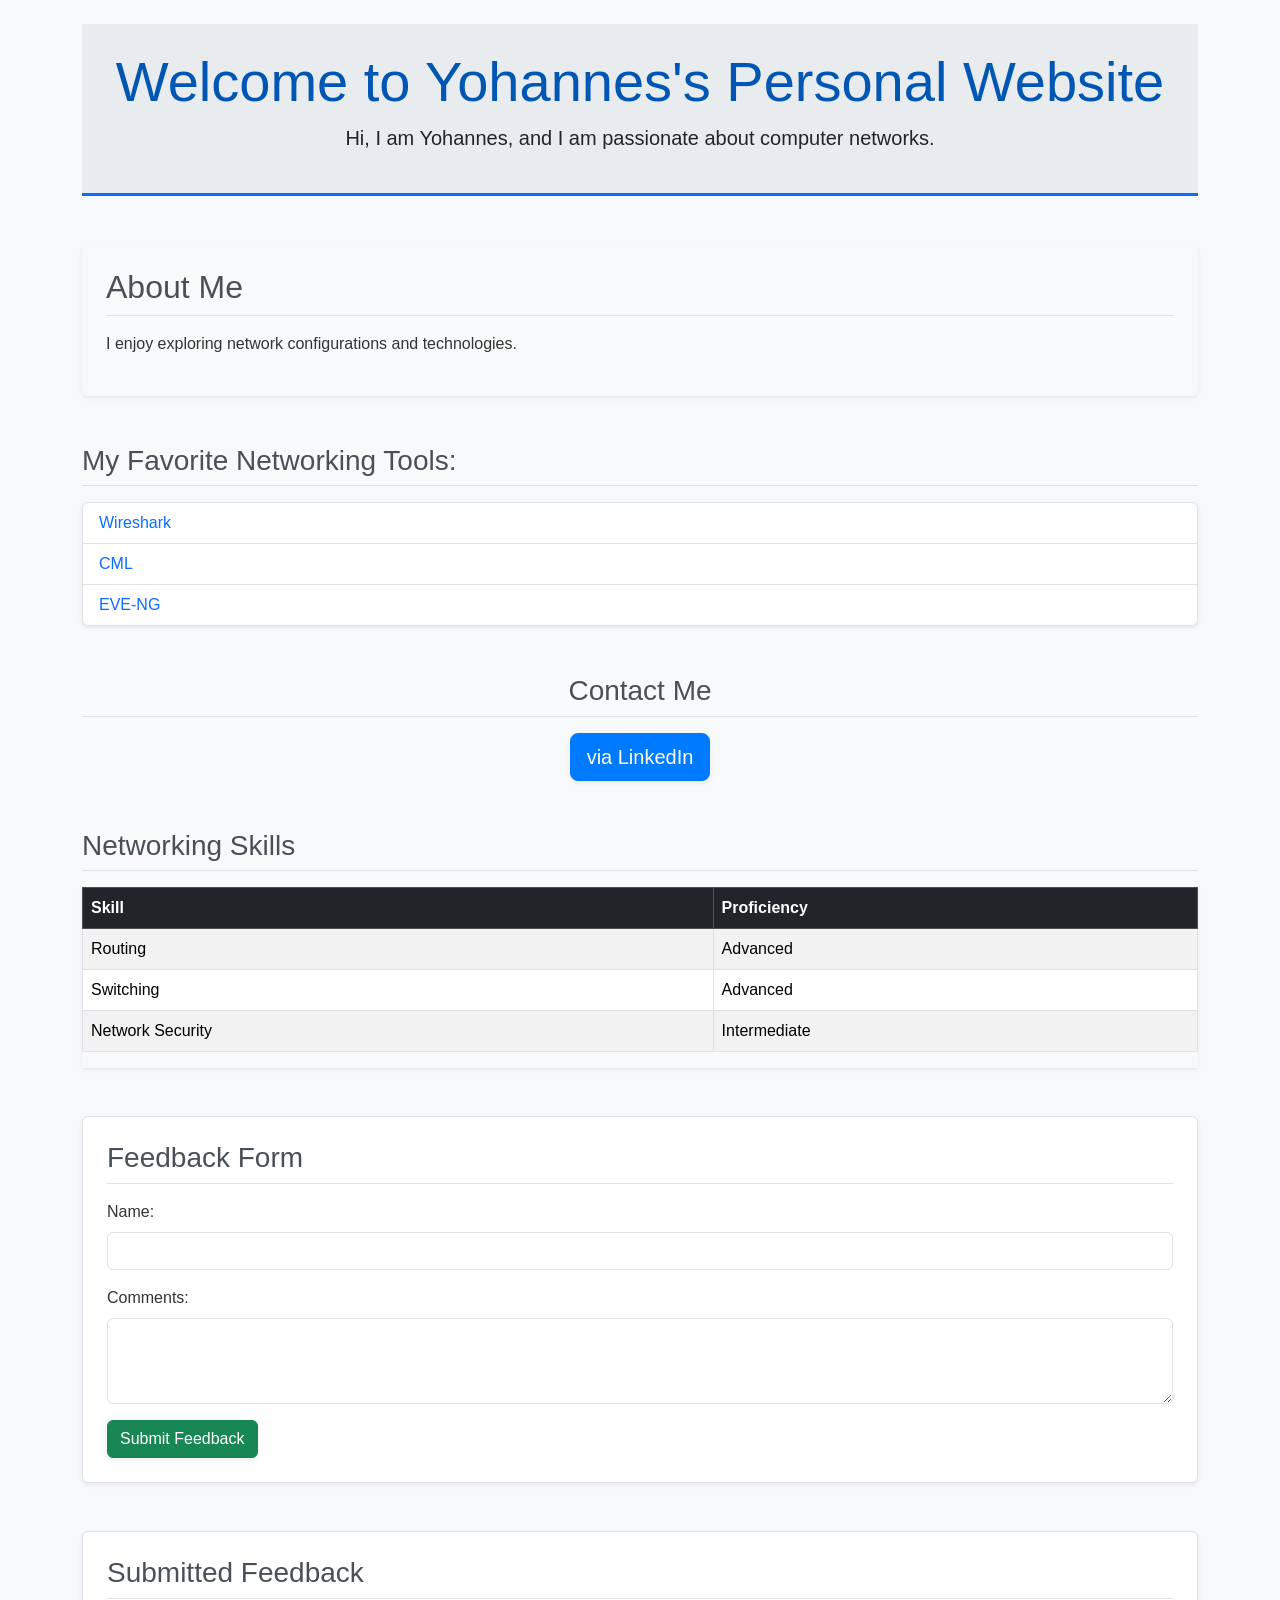
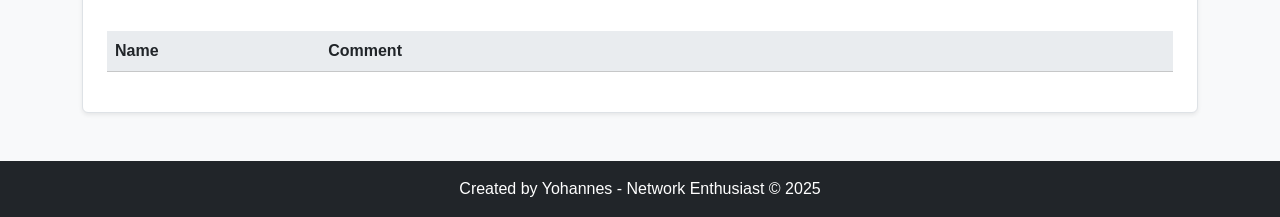
<file: JS/Assignment_1_Bring_everything_together/index.html>
<!DOCTYPE html>
<html lang="en">
<head>
    <meta charset="UTF-8">
    <meta name="viewport" content="width=device-width, initial-scale=1">
    <title>Yohannes's Personal Website</title>
    <link href="https://cdn.jsdelivr.net/npm/bootstrap@5.3.2/dist/css/bootstrap.min.css" rel="stylesheet" integrity="sha384-T3c6CoIi6uLrA9TneNEoa7RxnatzjcDSCmG1MXxSR1GAsXEV/Dwwykc2MPK8M2HN" crossorigin="anonymous">
    <link rel="stylesheet" href="./style.css">
</head>
<body>
    <div class="container mt-4">
        <header class="text-center py-4">
            <h1 class="display-4">Welcome to Yohannes's Personal Website</h1>
            <p class="lead">Hi, I am Yohannes, and I am passionate about computer networks.</p>
        </header>

        <section id="about" class="my-5 p-4 bg-light rounded shadow-sm">
            <h2>About Me</h2>
            <p>I enjoy exploring network configurations and technologies.</p>
        </section>

        <section id="tools" class="my-5">
            <h3>My Favorite Networking Tools:</h3>
            <ul class="list-group shadow-sm">
                <li class="list-group-item"> <a href="https://www.Wireshark.com" target="_blank" class="text-decoration-none">Wireshark</a> </li>
                <li class="list-group-item"> <a href="https://www.cisco.com" target="_blank" class="text-decoration-none">CML</a></li>
                <li class="list-group-item"> <a href="https://www.eve-ng.com" target="_blank" class="text-decoration-none">EVE-NG</a></li>
            </ul>
        </section>

        <section id="contact-me" class="my-5 text-center">
            <h3>Contact Me</h3>
            <a href="https://www.linkedin.com/in/yohannes-teklay/" class="btn btn-primary btn-lg shadow-sm" target="_blank">via LinkedIn</a>
        </section>

        <section id="skills" class="my-5">
            <h3>Networking Skills</h3>
            <div class="table-responsive shadow-sm">
                <table class="table table-striped table-bordered table-hover">
                    <thead class="table-dark">
                        <tr>
                            <th>Skill</th>
                            <th>Proficiency</th>
                        </tr>
                    </thead>
                    <tbody>
                        <tr>
                            <td>Routing</td>
                            <td>Advanced</td>
                        </tr>
                        <tr>
                            <td>Switching</td>
                            <td>Advanced</td>
                        </tr>
                        <tr>
                            <td>Network Security</td>
                            <td>Intermediate</td>
                        </tr>
                    </tbody>
                </table>
            </div>
        </section>

        <section id="feedback" class="my-5 p-4 border rounded shadow-sm">
            <h3>Feedback Form</h3>
            <form id="feedbackForm">
                <div class="mb-3">
                    <label for="name" class="form-label">Name:</label>
                    <input type="text" class="form-control" id="name" name="name" required>
                </div>
                <div class="mb-3">
                        <label for="comment" class="form-label">Comments:</label>
                        <textarea class="form-control" id="comment" name="comment" rows="3" required></textarea>
                </div>

                <button type="submit" class="btn btn-success shadow-sm" id="submit">Submit Feedback</button>
            </form>
        </section>

        <section id="comments-display" class="my-5 p-4 border rounded shadow-sm">
            <h3>Submitted Feedback</h3>
            <div class="table-responsive">
                <table class="table table-striped" id="commentTable">
                    <thead class="table-light">
                        <tr>
                            <th>Name</th>    
                            <th>Comment</th> 
                        </tr>
                    </thead>
                    <tbody id="tableBody">
                        <!-- Table rows gets created and inserted here using the javascript -->
                    </tbody>
                </table>
            </div>
        </section>
    </div>

    <footer class="bg-dark text-white text-center py-3 mt-5">
        <div class="container">
            <p class="mb-0">Created by Yohannes - Network Enthusiast <span>© 2025</span></p>
        </div>
    </footer>

    <script src="https://cdn.jsdelivr.net/npm/bootstrap@5.3.2/dist/js/bootstrap.bundle.min.js" integrity="sha384-C6RzsynM9kWDrMNeT87bh95OGNyZPhcTNXj1NW7RuBCsyN/o0jlpcV8Qyq46cDfL" crossorigin="anonymous"></script>
    <script src="./script.js" defer></script>
</body>
</html>
</file>
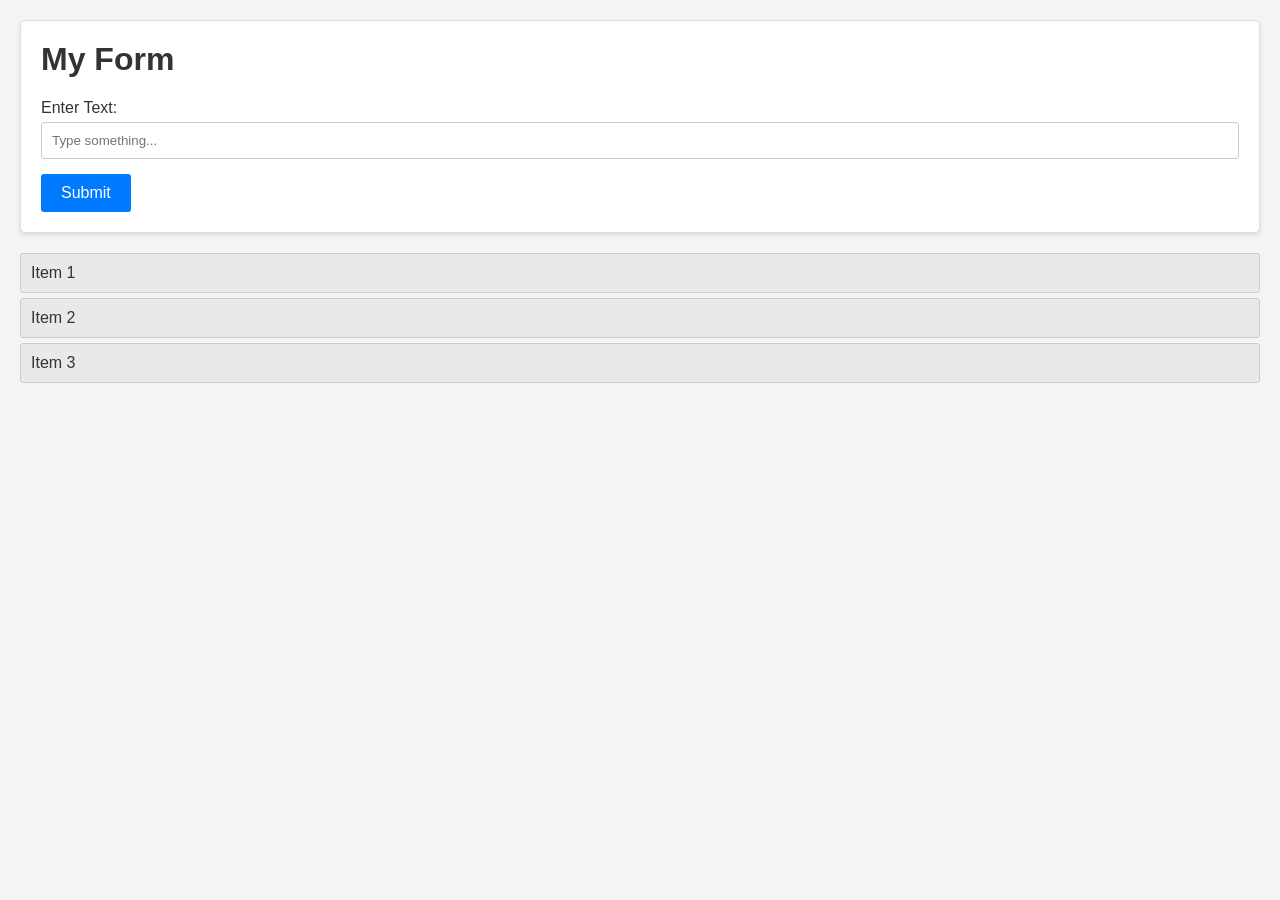
<file: JS/Assignment_2_DOM_Manipulation/index.html>
<!DOCTYPE html>
<html lang="en">
<head>
    <meta charset="UTF-8">
    <meta name="viewport" content="width=device-width, initial-scale=1.0">
    <title>My Interactive Form</title>
    <link rel="stylesheet" href="./style.css">
</head>
<body>

    <form id="my-form">
        <h1>My Form</h1>
        <label for="text-input">Enter Text:</label>
        <input type="text" id="text-input" name="text-input" placeholder="Type something...">
        <button type="submit" class="btn">Submit</button>
    </form>

    <ul class="items">
        <li>Item 1</li>
        <li>Item 2</li>
        <li>Item 3</li>
    </ul>

    <script src="./script.js"></script>
</body>
</html>
</file>
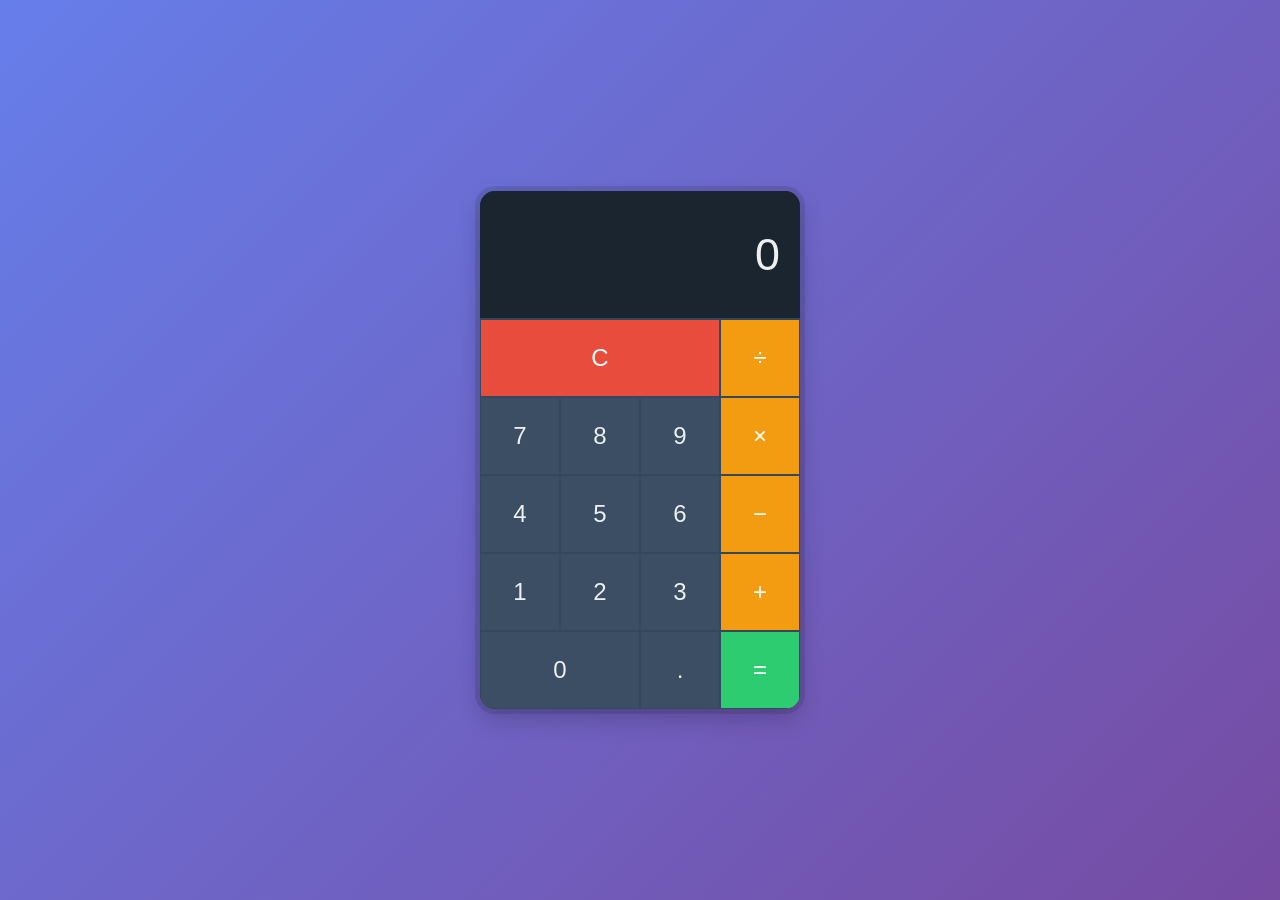
<file: JS/Assignment_3_The_Calculator/index.html>
<!DOCTYPE html>
<html lang="en">
<head>
    <meta charset="UTF-8">
    <meta name="viewport" content="width=device-width, initial-scale=1.0">
    <title>Beautiful Calculator</title>
    <link href="https://stackpath.bootstrapcdn.com/bootstrap/4.5.2/css/bootstrap.min.css" rel="stylesheet">
    <link rel="stylesheet" href="./style.css">
</head>
<body>
    <div class="calculator-container">
        <div class="calculator">
            <div class="display-screen">
                <input type="text" id="display" value="0" readonly>
            </div>
            <div class="buttons">
                <div class="row no-gutters">
                    <button class="col-9 btn btn-danger clear" id="clear">C</button>
                    <button class="col-3 btn btn-warning operator" data-operator="/">÷</button>
                </div>
                <div class="row no-gutters">
                    <button class="col-3 btn btn-light number" data-number="7">7</button>
                    <button class="col-3 btn btn-light number" data-number="8">8</button>
                    <button class="col-3 btn btn-light number" data-number="9">9</button>
                    <button class="col-3 btn btn-warning operator" data-operator="*">×</button>
                </div>
                <div class="row no-gutters">
                    <button class="col-3 btn btn-light number" data-number="4">4</button>
                    <button class="col-3 btn btn-light number" data-number="5">5</button>
                    <button class="col-3 btn btn-light number" data-number="6">6</button>
                    <button class="col-3 btn btn-warning operator" data-operator="-">−</button>
                </div>
                <div class="row no-gutters">
                    <button class="col-3 btn btn-light number" data-number="1">1</button>
                    <button class="col-3 btn btn-light number" data-number="2">2</button>
                    <button class="col-3 btn btn-light number" data-number="3">3</button>
                    <button class="col-3 btn btn-warning operator" data-operator="+">+</button>
                </div>
                <div class="row no-gutters">
                    <button class="col-6 btn btn-light number" data-number="0">0</button>
                    <button class="col-3 btn btn-light number" data-number=".">.</button>
                    <button class="col-3 btn btn-success equals" id="equals">=</button>
                </div>
            </div>
        </div>
    </div>

    <script src="./script.js"></script>
</body>
</html>
</file>
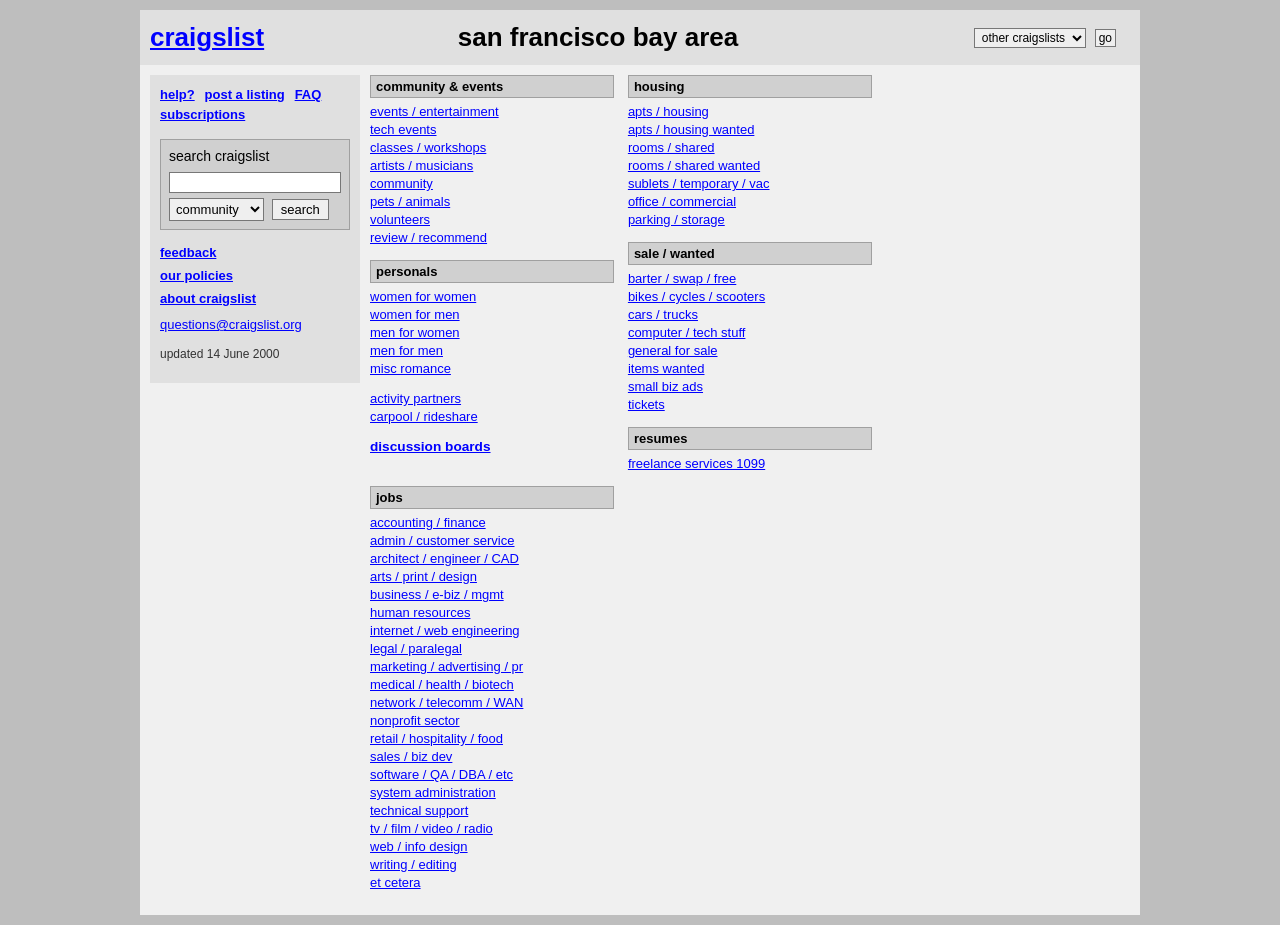
<file: Web Fundamental/Craigslist/index.html>
<!DOCTYPE html>
<html lang="en">
<head>
    <meta charset="UTF-8">
    <title>craigslist san francisco bay area</title>
    <link rel="stylesheet" href="style.css">
</head>
<body>
    <div class="page-container">
        <header class="page-header">
            <div class="header-left">
                <a href="#">craigslist</a>
            </div>
            <div class="header-center">
                san francisco bay area
            </div>
            <div class="header-right">
                <select name="other_sites">
                    <option value="">other craigslists</option>
                    <option value="boston">boston</option>
                    <option value="newyork">new york</option>
                    <option value="losangeles">los angeles</option>
                </select>
                <input type="submit" value="go">
            </div>
        </header>

        <div class="content-wrapper">
            <aside class="sidebar">
                <div class="sidebar-top-links">
                    <a href="#">help?</a>
                    <a href="#">post a listing</a>
                    <a href="#">FAQ</a>
                    <a href="#">subscriptions</a>
                </div>

                <div class="search-craigslist">
                    <h4>search craigslist</h4>
                    <form action="#" method="get">
                        <input type="text" name="query" value="">
                        <select name="search_category">
                            <option value="community">community</option>
                            <option value="events">events</option>
                            <option value="housing">housing</option>
                            <option value="jobs">jobs</option>
                        </select>
                        <input type="submit" value="search">
                    </form>
                </div>

                <div class="sidebar-bottom-links">
                    <a href="#">feedback</a>
                    <a href="#">our policies</a>
                    <a href="#">about craigslist</a>
                </div>
                <p class="email"><a href="mailto:questions@craigslist.org">questions@craigslist.org</a></p>
                <p class="updated-date">updated 14 June 2000</p>
            </aside>

            <main class="main-columns">
                <div class="column">
                    <div class="category-group">
                        <h3>community & events</h3>
                        <ul>
                            <li><a href="#">events / entertainment</a></li>
                            <li><a href="#">tech events</a></li>
                            <li><a href="#">classes / workshops</a></li>
                            <li><a href="#">artists / musicians</a></li>
                            <li><a href="#">community</a></li>
                            <li><a href="#">pets / animals</a></li>
                            <li><a href="#">volunteers</a></li>
                            <li><a href="#">review / recommend</a></li>
                        </ul>
                    </div>
                    <div class="category-group">
                        <h3>personals</h3>
                        <ul>
                            <li><a href="#">women for women</a></li>
                            <li><a href="#">women for men</a></li>
                            <li><a href="#">men for women</a></li>
                            <li><a href="#">men for men</a></li>
                            <li><a href="#">misc romance</a></li>
                        </ul>
                    </div>
                    <div class="misc-links">
                        <p><a href="#">activity partners</a></p>
                        <p><a href="#">carpool / rideshare</a></p>
                    </div>
                    <p class="discussion-boards"><a href="#">discussion boards</a></p>
                </div>

                <div class="column">
                    <div class="category-group">
                        <h3>housing</h3>
                        <ul>
                            <li><a href="#">apts / housing</a></li>
                            <li><a href="#">apts / housing wanted</a></li>
                            <li><a href="#">rooms / shared</a></li>
                            <li><a href="#">rooms / shared wanted</a></li>
                            <li><a href="#">sublets / temporary / vac</a></li>
                            <li><a href="#">office / commercial</a></li>
                            <li><a href="#">parking / storage</a></li>
                        </ul>
                    </div>
                    <div class="category-group">
                        <h3>sale / wanted</h3>
                        <ul>
                            <li><a href="#">barter / swap / free</a></li>
                            <li><a href="#">bikes / cycles / scooters</a></li>
                            <li><a href="#">cars / trucks</a></li>
                            <li><a href="#">computer / tech stuff</a></li>
                            <li><a href="#">general for sale</a></li>
                            <li><a href="#">items wanted</a></li>
                            <li><a href="#">small biz ads</a></li>
                            <li><a href="#">tickets</a></li>
                        </ul>
                    </div>
                    <div class="category-group">
                        <h3>resumes</h3>
                        <ul>
                            <li><a href="#">freelance services 1099</a></li>
                        </ul>
                    </div>
                </div>

                <div class="column">
                    <div class="category-group">
                        <h3>jobs</h3>
                        <ul>
                            <li><a href="#">accounting / finance</a></li>
                            <li><a href="#">admin / customer service</a></li>
                            <li><a href="#">architect / engineer / CAD</a></li>
                            <li><a href="#">arts / print / design</a></li>
                            <li><a href="#">business / e-biz / mgmt</a></li>
                            <li><a href="#">human resources</a></li>
                            <li><a href="#">internet / web engineering</a></li>
                            <li><a href="#">legal / paralegal</a></li>
                            <li><a href="#">marketing / advertising / pr</a></li>
                            <li><a href="#">medical / health / biotech</a></li>
                            <li><a href="#">network / telecomm / WAN</a></li>
                            <li><a href="#">nonprofit sector</a></li>
                            <li><a href="#">retail / hospitality / food</a></li>
                            <li><a href="#">sales / biz dev</a></li>
                            <li><a href="#">software / QA / DBA / etc</a></li>
                            <li><a href="#">system administration</a></li>
                            <li><a href="#">technical support</a></li>
                            <li><a href="#">tv / film / video / radio</a></li>
                            <li><a href="#">web / info design</a></li>
                            <li><a href="#">writing / editing</a></li>
                            <li><a href="#">et cetera</a></li>
                        </ul>
                    </div>
                </div>
            </main>
        </div>
    </div>
</body>
</html>
</file>
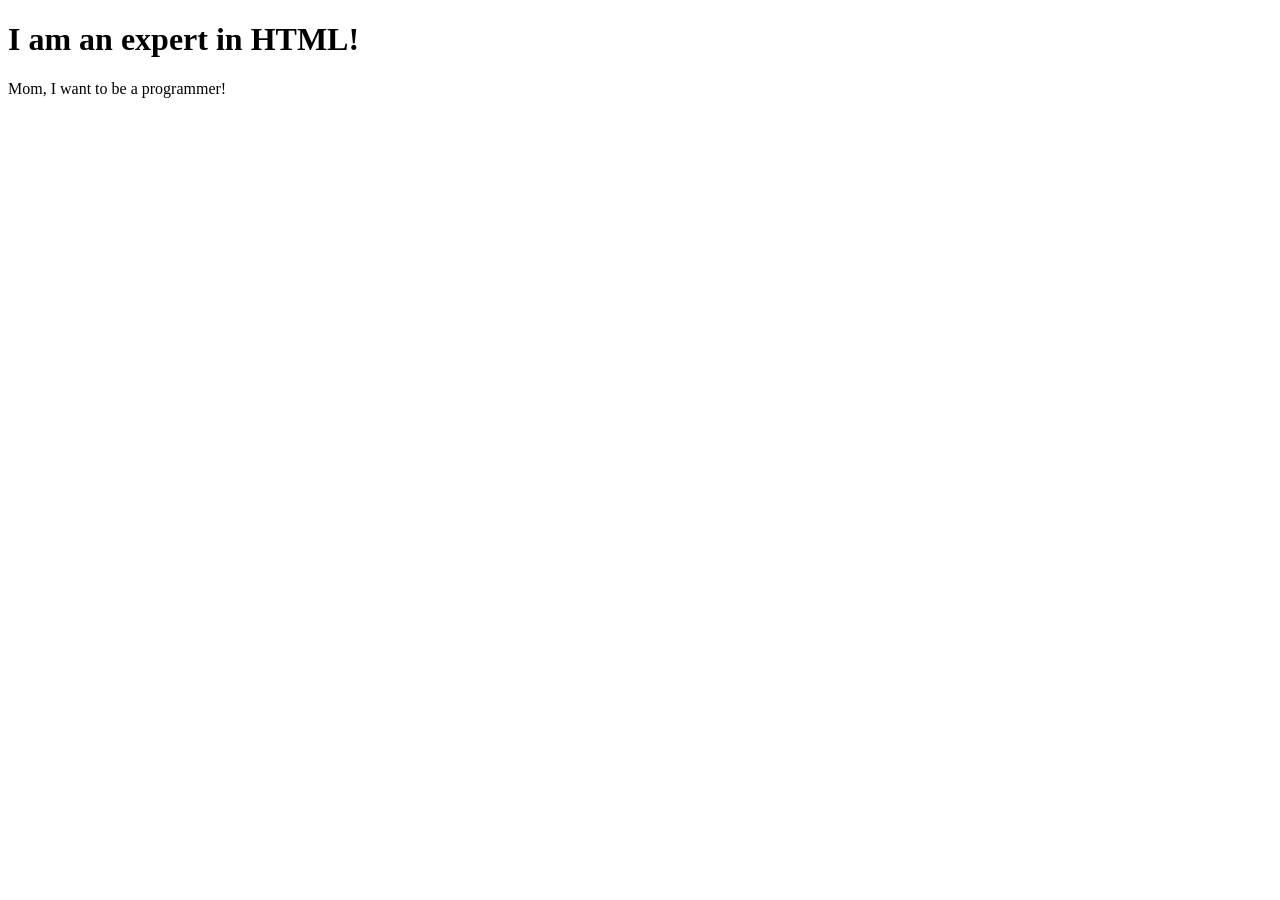
<file: Assignment1.html>
<!DOCTYPE HTML> 
<html>
    <head>
        <title>
         Assignment 1
        </title>
    </head>
    <body>
        <h1>
            I am an expert in HTML!
       </h1>
        <p> Mom, I want to be a programmer!</p>
    </body>

</html>
</file>
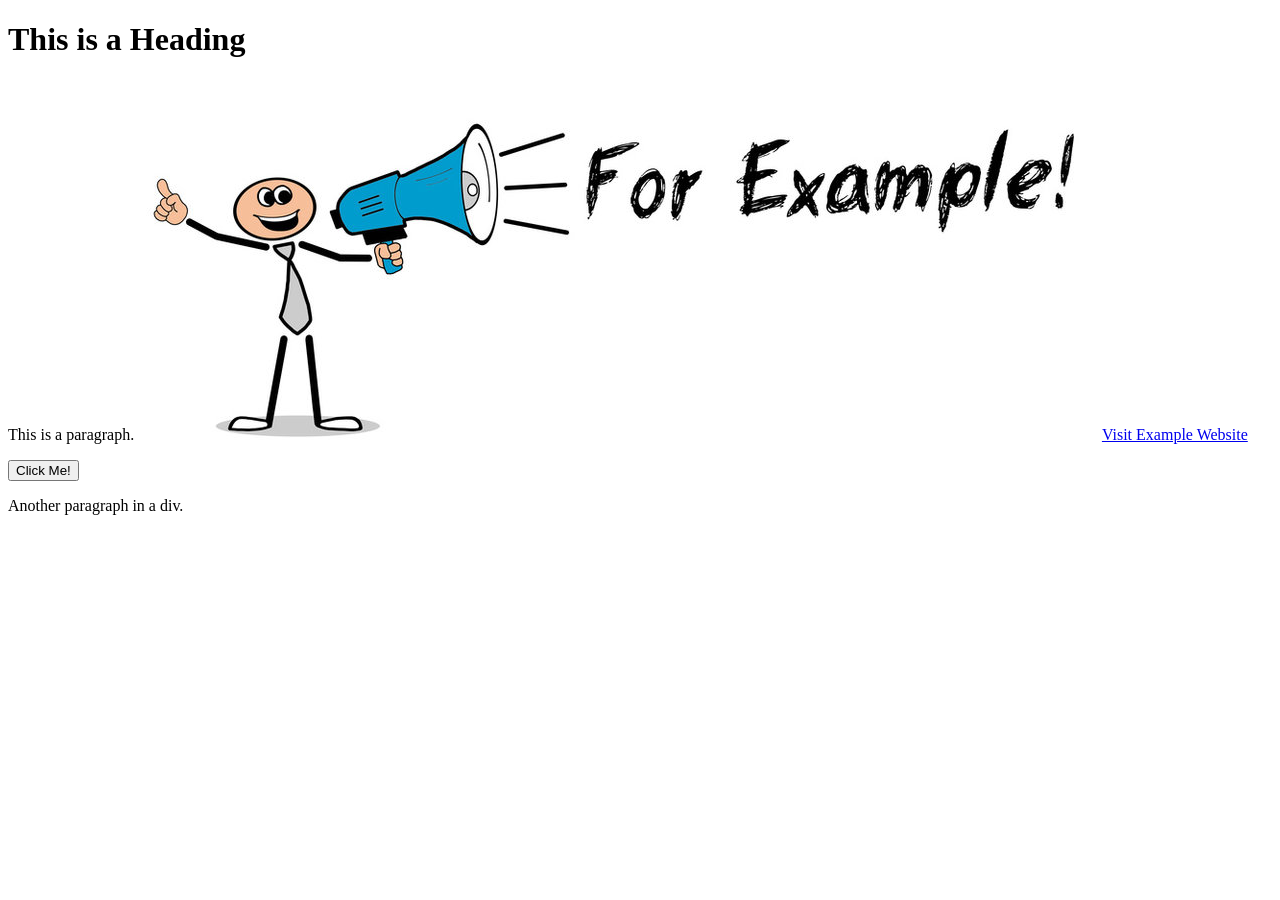
<file: HTML/Assignment2.html>
<!DOCTYPE html>
<html lang="en">
<head>
    <meta charset="UTF-8">
    <title>Error-Prone HTML but Fixed</title>
</head>
<body>
    <h1>This is a Heading</h1>
    <p>This is a paragraph.
    <img src="./Image.jpg" alt="Example image" >
    <a href="https://www.example.com">Visit Example Website</a>
    <div>
        <button type="button">Click Me!</button>
        <p>Another paragraph in a div.</p>

    </div>
</body>
</html>
</file>
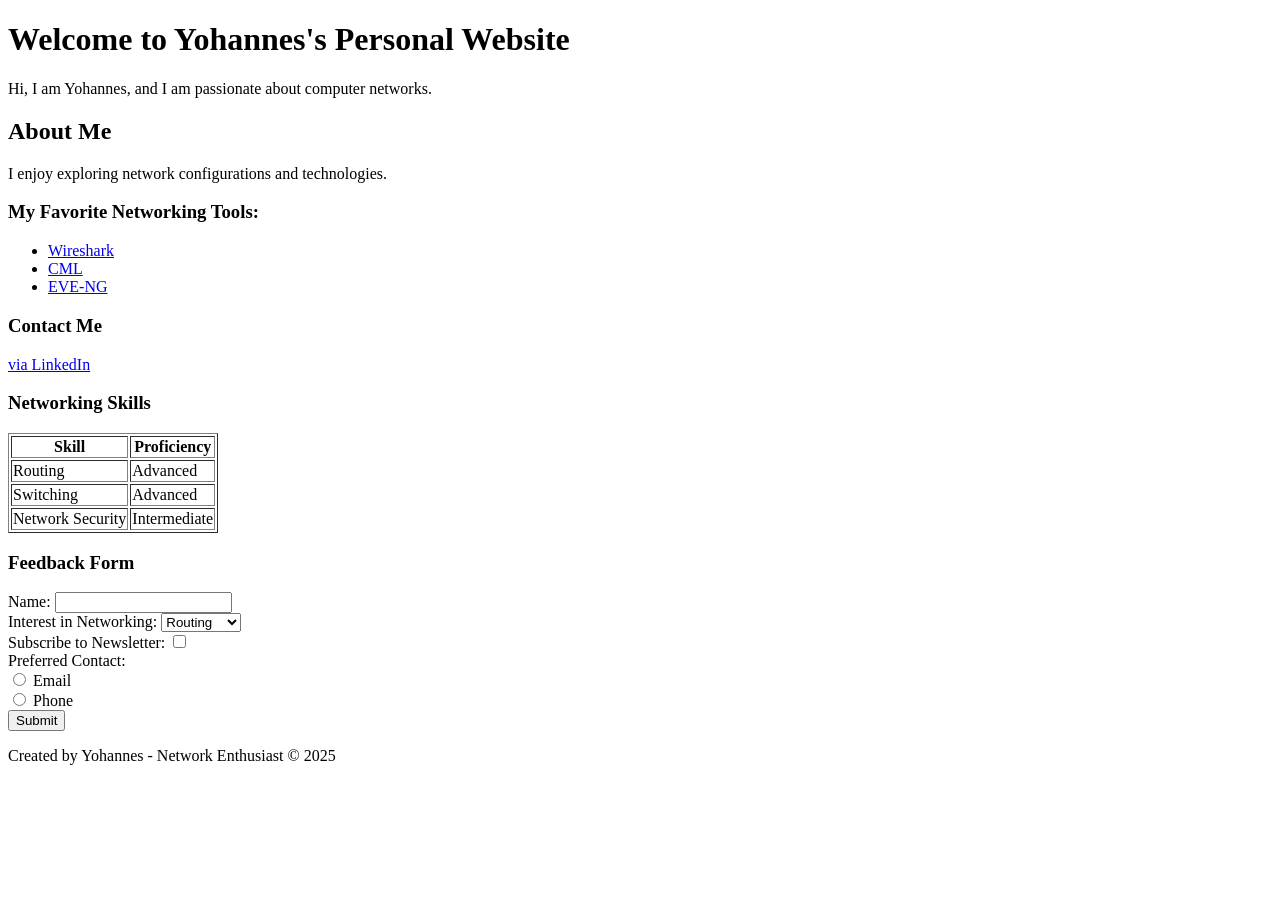
<file: HTML/Assignment3.html>
<!DOCTYPE html>
<html lang="en">
<head>
    <meta charset="UTF-8">
    <title>Yohannes's Personal Website</title>

<!-- This Assignment is done only by HTML, expecting it was to showcase knowledge on HTML , I did not bother to use css on it -->
 
</head>
<body>
    <h1>Welcome to Yohannes's Personal Website</h1>
    <p>Hi, I am Yohannes, and I am passionate about computer networks.</p>

    <div>
        <h2>About Me</h2>
        <p>I enjoy exploring network configurations and technologies.</p>
    </div>

    <div>
        <h3>My Favorite Networking Tools:</h3>
        <ul>
            <li> <a href="https://www.Wireshark.com" target="_blank">Wireshark</a> </li>
            <li> <a href="https://www.cisco.com" target="_blank">CML</a></li>
            <li> <a href="https://www.eve-ng.com" target="_blank">EVE-NG</a></li>
        </ul>
    </div>

    <div>
        <h3>Contact Me</h3>
        <a href="https://www.linkedin.com/in/yohannes-teklay/">via LinkedIn</a>
    </div>

    <div>
        <h3>Networking Skills</h3>
        <table border="1">
            <thead>
                <tr>
                    <th>Skill</th>
                    <th>Proficiency</th>
                </tr>
            </thead>
            <tbody>
                <tr>
                    <td>Routing</td>
                    <td>Advanced</td>
                </tr>
                <tr>
                    <td>Switching</td>
                    <td>Advanced</td>
                </tr>
                <tr>
                    <td>Network Security</td>
                    <td>Intermediate</td>
                </tr>
            </tbody>
        </table>
    </div>

    <div>
        <h3>Feedback Form</h3>
        <form>
            <label for="name">Name:</label>
            <input type="text" id="name" name="name"><br>

            <label for="interest">Interest in Networking:</label>
            <select id="interest" name="interest">
                <option value="routing">Routing</option>
                <option value="switching">Switching</option>
                <option value="security">Security</option>
            </select><br>

            <label>Subscribe to Newsletter:</label>
            <input type="checkbox" name="subscribe"><br>

            <label>Preferred Contact:</label><br>
            <input type="radio" name="contact" value="email"> Email<br>
            <input type="radio" name="contact" value="phone"> Phone<br>

            <input type="submit" value="Submit">
        </form>
    </div>

    <footer>
        <p>Created by Yohannes - Network Enthusiast <span>&copy; 2025</span></p>
    </footer>
</body>
</html>
</file>
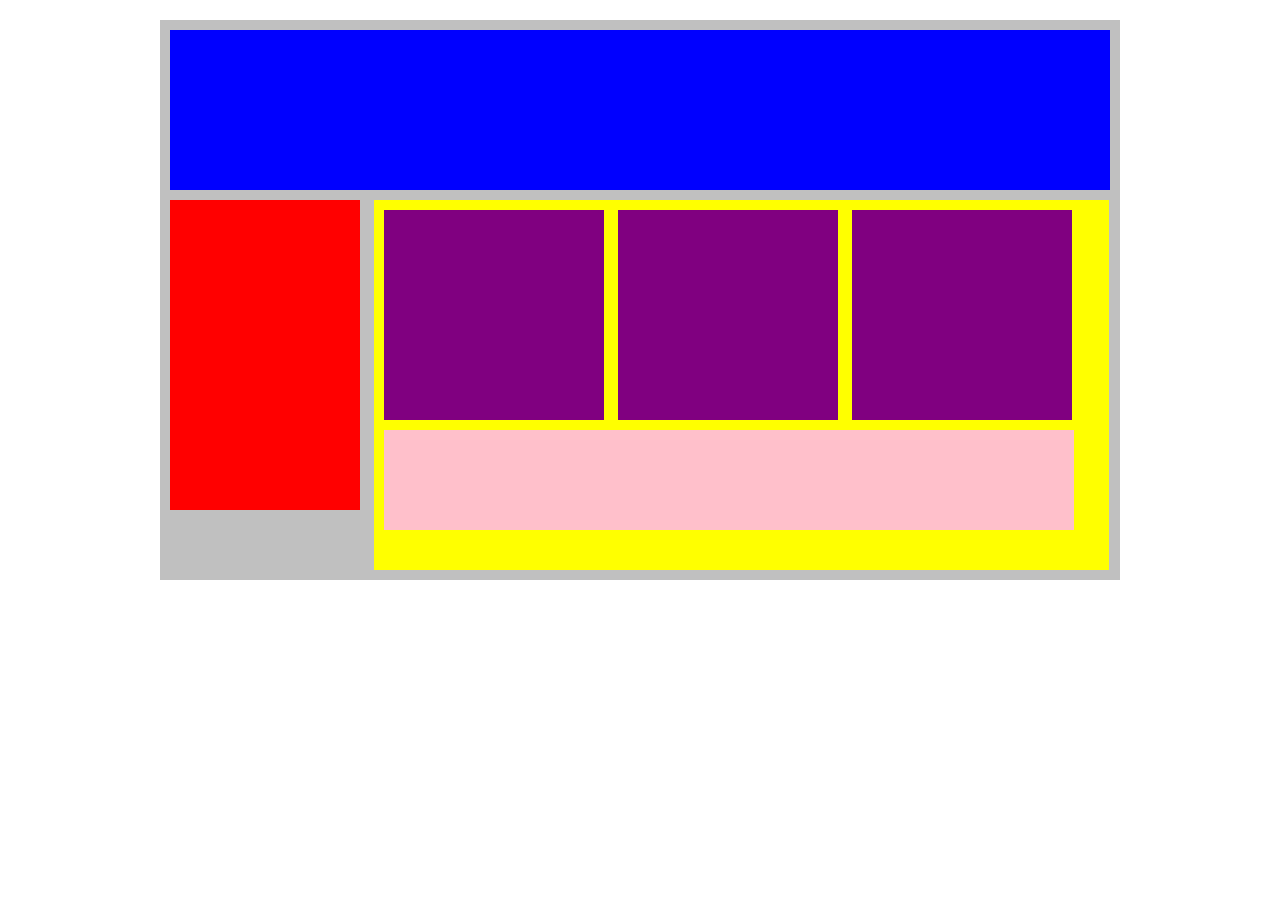
<file: CSS/Assignment1/Assignment1.html>
<!DOCTYPE html>
<html>
    <head>
        <title>Mike Tyson's Personal Webpage - Boxing Champion </title>
        <link rel="stylesheet" type="text/css" href="./style.css">
    </head>
    <body>
        <div id="container">
          <div id="header"></div>
          <div id="nav_bar"></div>
          <div id="main_content">
            <div class="subcontent"></div>
            <div class="subcontent"></div>
            <div class="subcontent"></div>
            <div id="advertisements"></div>
          </div>
        </div> <!-- End of container -->
    </body>
</html>
</file>
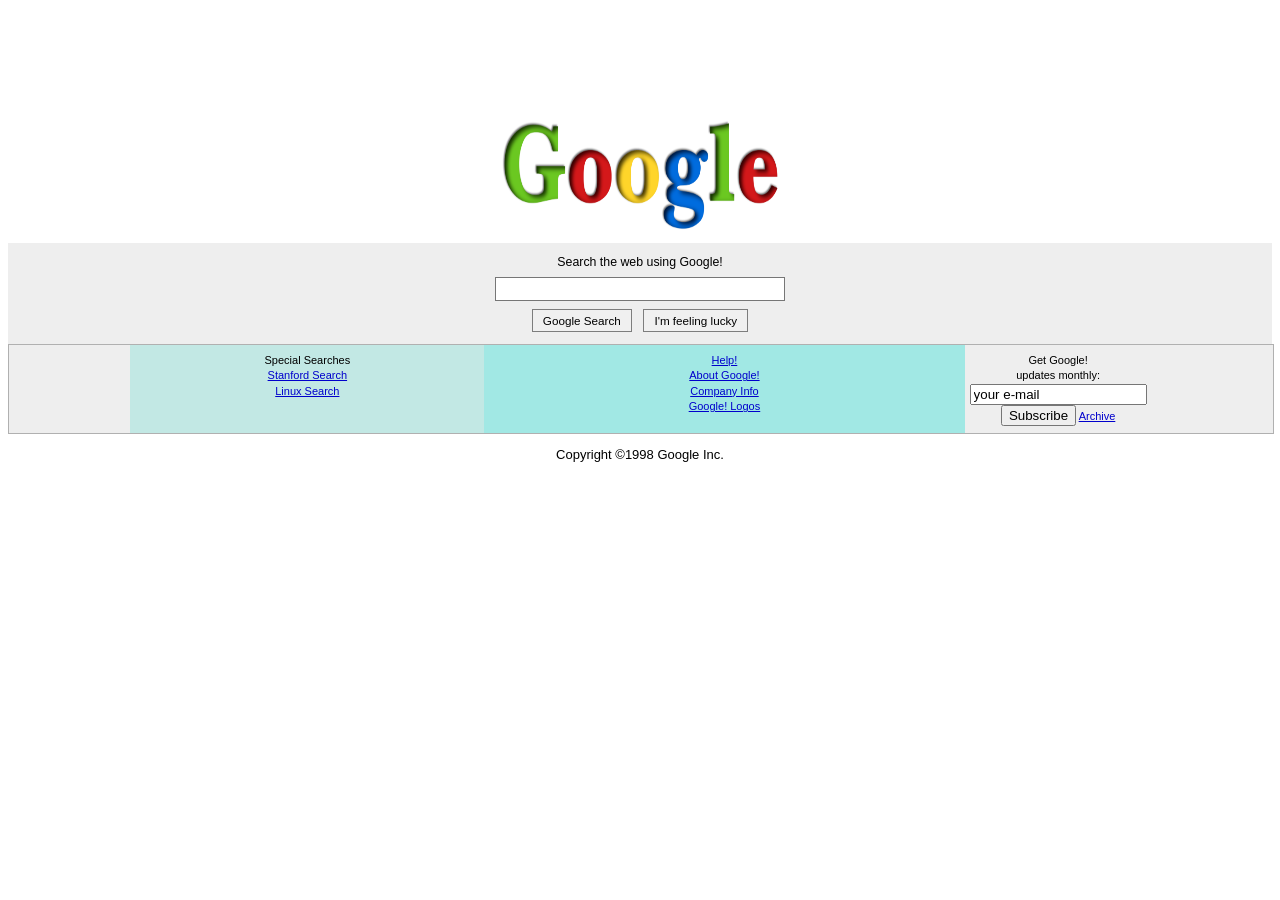
<file: CSS/Assignment2/Assignment2.html>
<!DOCTYPE html>
<html lang="en">
<head>
    <meta charset="UTF-8">
    <title>Google!</title>
    <link rel="stylesheet" href="style.css">
</head>
<body>
    <div class="logo-container">
        <img src="google_logo_1998.png" alt="Google! BETA Logo">
    </div>

    <div class="main-search-area">
        <p>Search the web using Google!</p>
        <form action="https://www.google.com/search" method="get">
            <input type="text" name="q" size="35"><br>
            <input type="submit" value="Google Search">
            <input type="submit" value="I'm feeling lucky" name="btnI">
        </form>
    </div>

    <div class="info-bar-container">
        <div class="info-box box1">
            Special Searches<br>
            <a href="#">Stanford Search</a><br>
            <a href="#">Linux Search</a>
        </div><!--
     --><div class="info-box box2">
            <a href="#">Help!</a><br>
            <a href="#">About Google!</a><br>
            <a href="#">Company Info</a><br>
            <a href="#">Google! Logos</a>
        </div><!--
     --><div class="info-box box3">
            Get Google!<br>
            updates monthly:<br>
            <input type="text" name="email_subscribe" value="your e-mail" size="20"><br>
            <input type="submit" value="Subscribe">
            <a href="#">Archive</a>
        </div>
    </div>

    <div class="copyright">
        <p>Copyright ©1998 Google Inc.</p>
    </div>

</body>
</html>
</file>
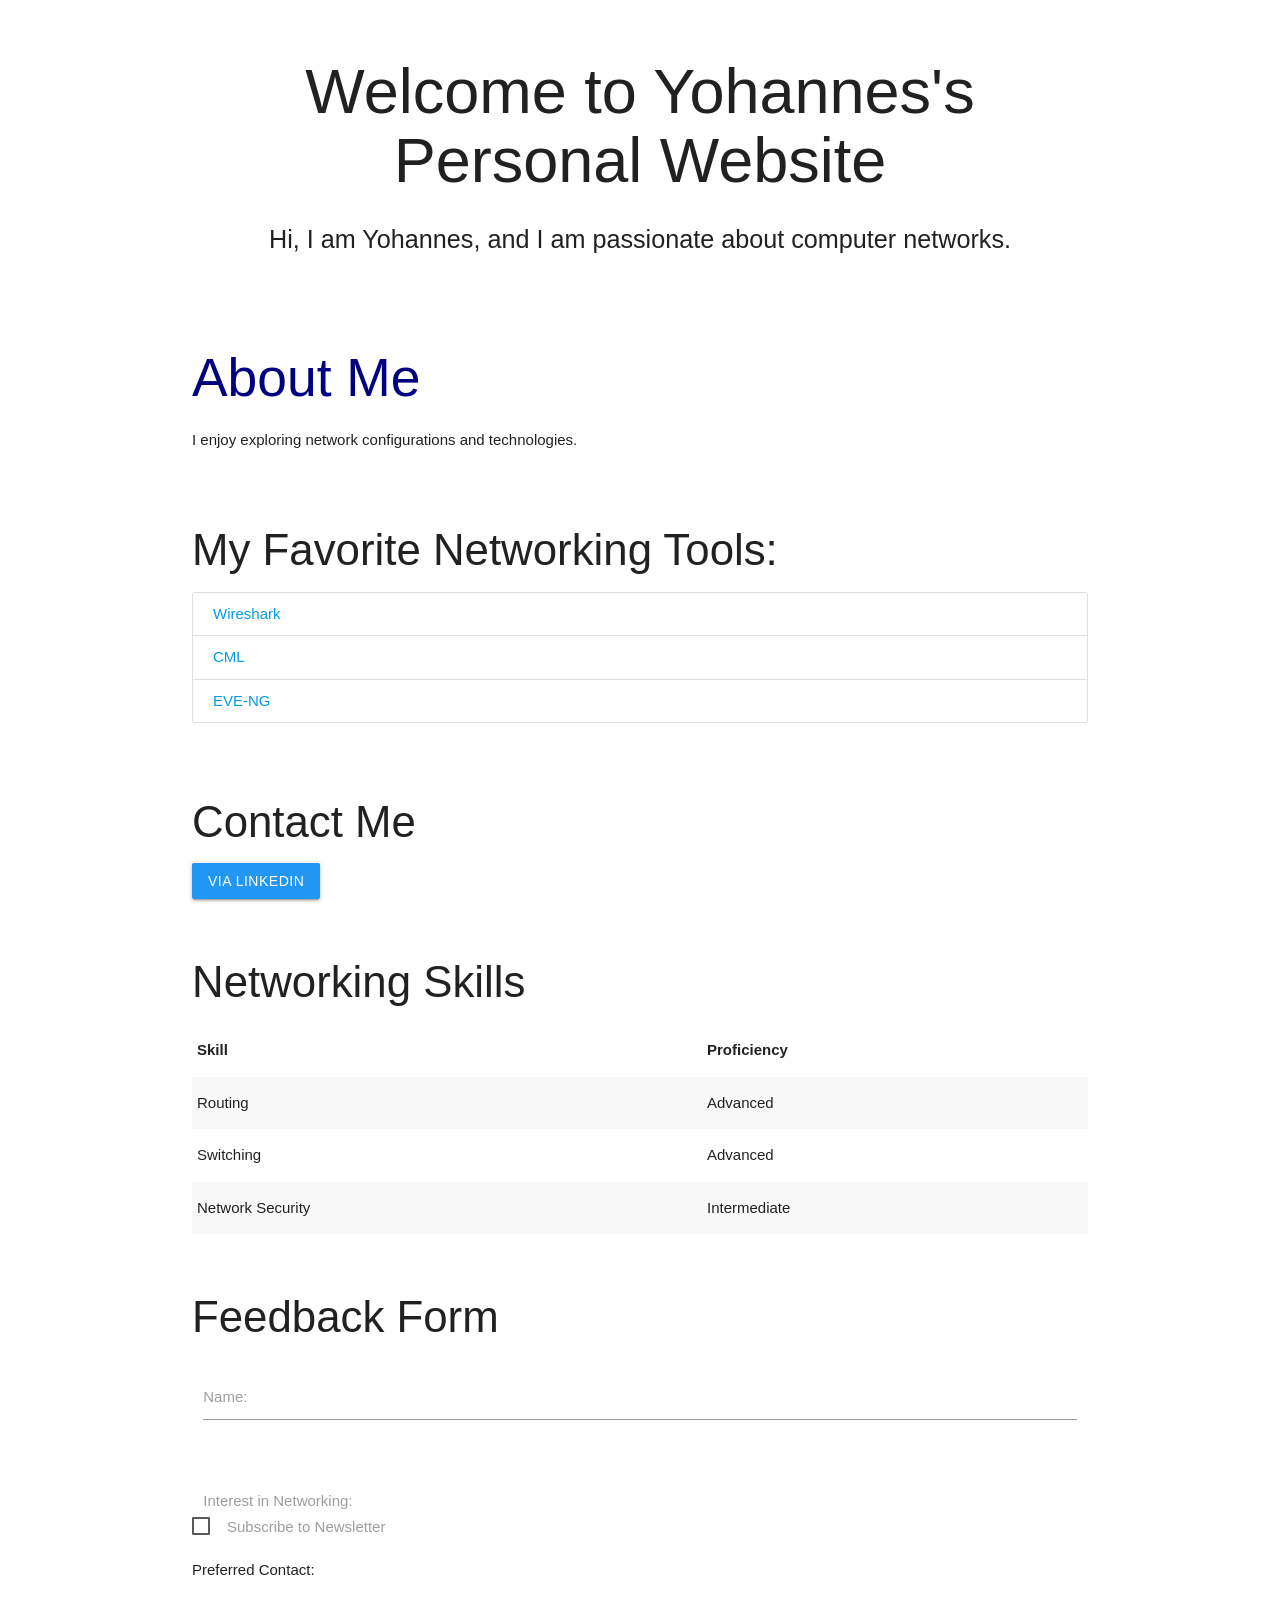
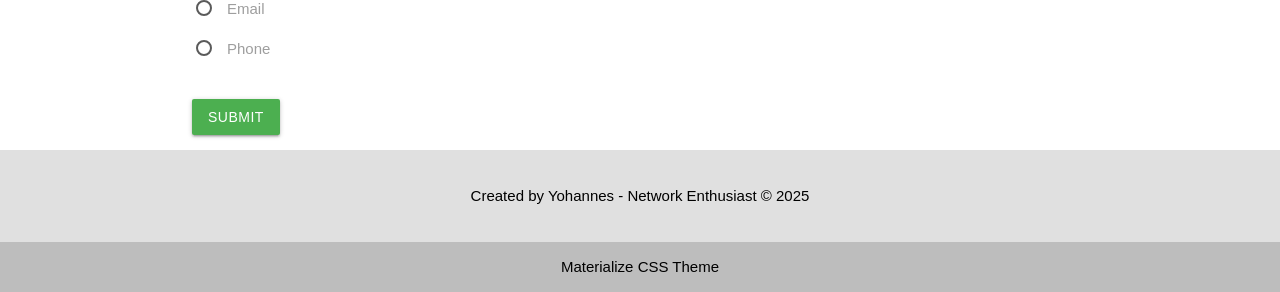
<file: Front-End Frameworks/Assignment/personalized.html>
<!DOCTYPE html>
<html lang="en">
<head>
    <meta charset="UTF-8">
    <meta name="viewport" content="width=device-width, initial-scale=1.0"> 
    <title>Yohannes's Personal Website</title>

    <link rel="stylesheet" href="https://cdnjs.cloudflare.com/ajax/libs/materialize/1.0.0/css/materialize.min.css">
    <link rel="stylesheet" href="./style.css">
 
</head>
<body>
    <div class="container">
        <header class="center-align section">
            <h1>Welcome to Yohannes's Personal Website</h1>
            <p class="flow-text">Hi, I am Yohannes, and I am passionate about computer networks.</p>
        </header>

        <section id="about" class="section">
            <h2>About Me</h2>
            <p>I enjoy exploring network configurations and technologies.</p>
        </section>

        <section id="tools" class="section">
            <h3>My Favorite Networking Tools:</h3>
            <ul class="collection">
                <li class="collection-item"> <a href="https://www.Wireshark.com" target="_blank">Wireshark</a> </li>
                <li class="collection-item"> <a href="https://www.cisco.com" target="_blank">CML</a></li>
                <li class="collection-item"> <a href="https://www.eve-ng.com" target="_blank">EVE-NG</a></li>
            </ul>
        </section>

        <section id="contact-links" class="section">
            <h3>Contact Me</h3>
            <a href="https://www.linkedin.com/in/yohannes-teklay/" class="btn waves-effect waves-light blue" target="_blank">via LinkedIn</a>
        </section>

        <section id="skills" class="section">
            <h3>Networking Skills</h3>
            <table class="striped highlight responsive-table">
                <thead>
                    <tr>
                        <th>Skill</th>
                        <th>Proficiency</th>
                    </tr>
                </thead>
                <tbody>
                    <tr>
                        <td>Routing</td>
                        <td>Advanced</td>
                    </tr>
                    <tr>
                        <td>Switching</td>
                        <td>Advanced</td>
                    </tr>
                    <tr>
                        <td>Network Security</td>
                        <td>Intermediate</td>
                    </tr>
                </tbody>
            </table>
        </section>

        <section id="feedback" class="section">
            <h3>Feedback Form</h3>
            <form>
                <div class="row">
                    <div class="input-field col s12">
                        <input type="text" id="name" name="name" class="validate">
                        <label for="name">Name:</label>
                    </div>
                </div>

                <div class="row">
                    <div class="input-field col s12">
                        <select id="interest" name="interest">
                            <option value="" disabled selected>Choose your interest</option>
                            <option value="routing">Routing</option>
                            <option value="switching">Switching</option>
                            <option value="security">Security</option>
                        </select>
                        <label for="interest">Interest in Networking:</label>
                    </div>
                </div>

                <p>
                    <label>
                        <input type="checkbox" name="subscribe" id="subscribeNewsletter" />
                        <span>Subscribe to Newsletter</span>
                    </label>
                </p>

                <div style="margin-top: 20px; margin-bottom: 10px;"> 
                     <p>Preferred Contact:</p>
                </div>
                <p>
                    <label>
                        <input name="contact" type="radio" value="email" id="contactEmail" />
                        <span>Email</span>
                    </label>
                </p>
                <p>
                    <label>
                        <input name="contact" type="radio" value="phone" id="contactPhone" />
                        <span>Phone</span>
                    </label>
                </p>
                <br> 
                <button class="btn waves-effect waves-light green" type="submit" name="action">Submit
                  
                </button>
            </form>
        </section>
    </div>

    <footer class="page-footer grey lighten-2 black-text"> 
        <div class="container">
            <div class="row">
                <div class="col s12 center-align">
                     <p>Created by Yohannes - Network Enthusiast <span>© 2025</span></p>
                </div>
            </div>
        </div>
        <div class="footer-copyright grey lighten-1 black-text">
            <div class="container center-align">
            Materialize CSS Theme
            </div>
        </div>
    </footer>

</body>
</html>
</file>
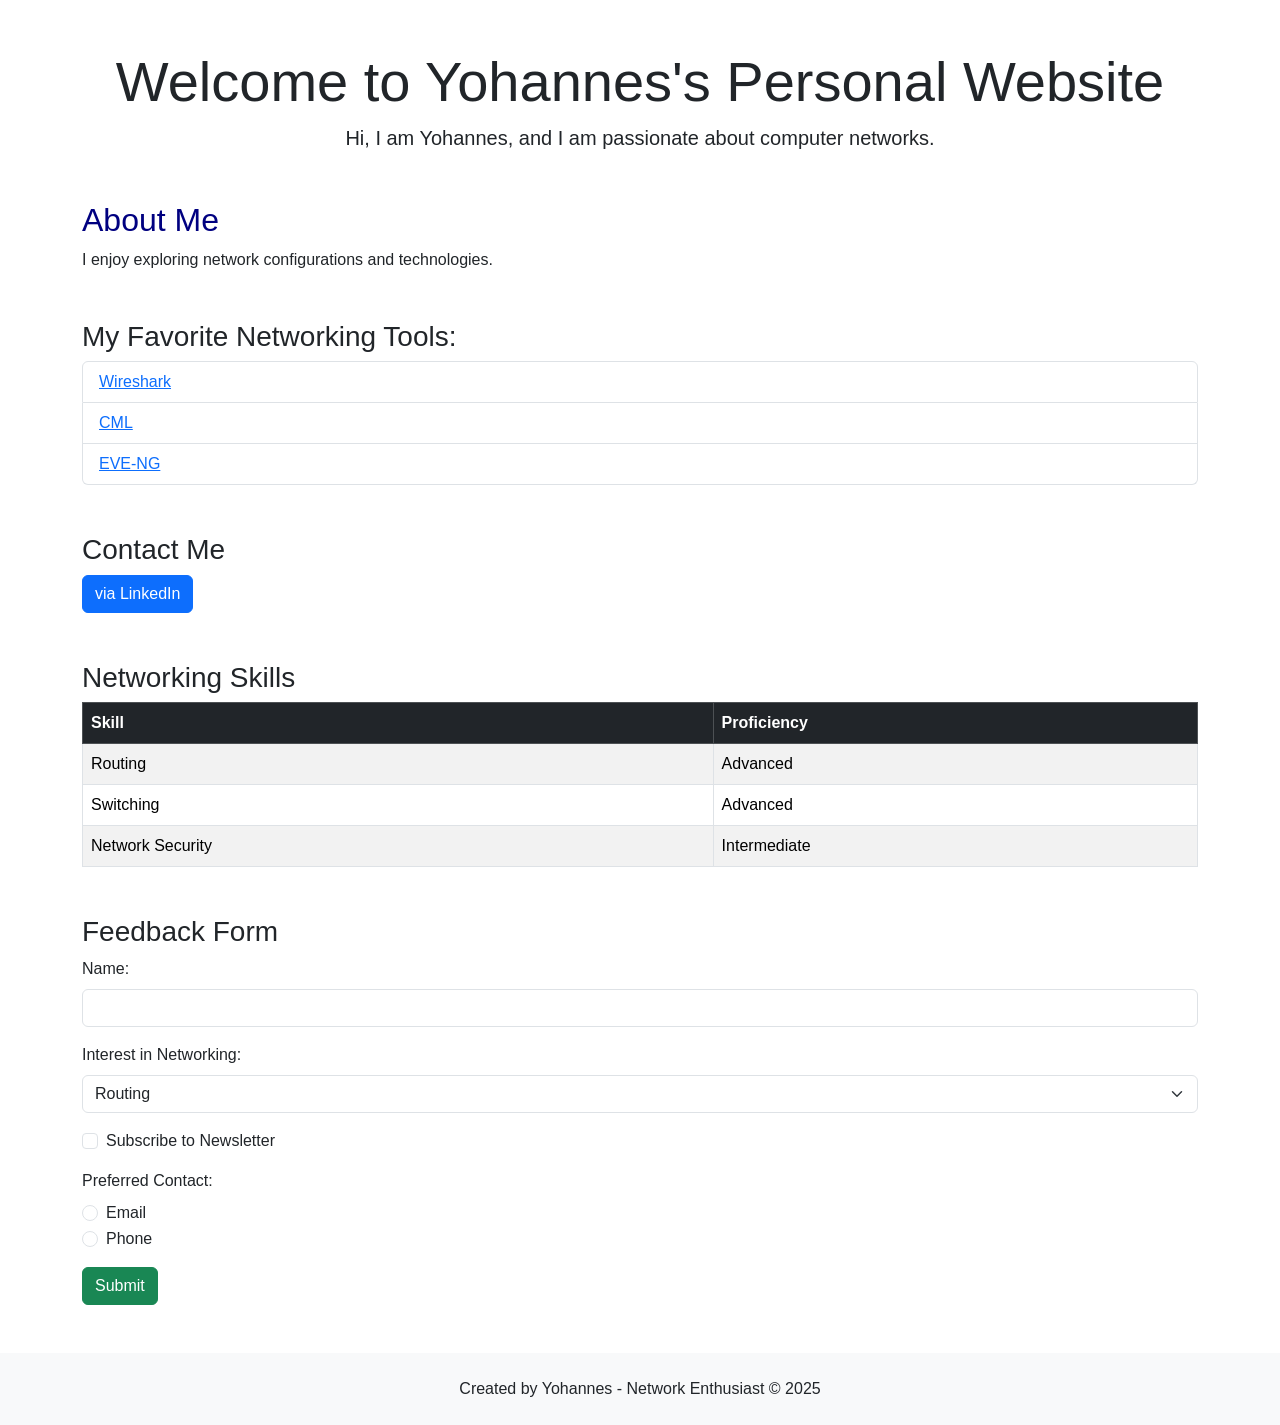
<file: Front-End Frameworks/Bootstrap/personalWS.html>
<!DOCTYPE html>
<html lang="en">
<head>
    <meta charset="UTF-8">
    <meta name="viewport" content="width=device-width, initial-scale=1">
    <title>Yohannes's Personal Website</title>

    <link href="https://cdn.jsdelivr.net/npm/bootstrap@5.3.2/dist/css/bootstrap.min.css" rel="stylesheet" integrity="sha384-T3c6CoIi6uLrA9TneNEoa7RxnatzjcDSCmG1MXxSR1GAsXEV/Dwwykc2MPK8M2HN" crossorigin="anonymous">

    <link rel="stylesheet" href="./style.css">
 
</head>
<body>
    <div class="container mt-5">
        <header class="text-center mb-5">
            <h1 class="display-4">Welcome to Yohannes's Personal Website</h1>
            <p class="lead">Hi, I am Yohannes, and I am passionate about computer networks.</p>
        </header>

        <section id="about" class="my-5">
            <h2>About Me</h2>
            <p>I enjoy exploring network configurations and technologies.</p>
        </section>

        <section id="tools" class="my-5">
            <h3>My Favorite Networking Tools:</h3>
            <ul class="list-group">
                <li class="list-group-item"> <a href="https://www.Wireshark.com" target="_blank">Wireshark</a> </li>
                <li class="list-group-item"> <a href="https://www.cisco.com" target="_blank">CML</a></li>
                <li class="list-group-item"> <a href="https://www.eve-ng.com" target="_blank">EVE-NG</a></li>
            </ul>
        </section>

        <section id="contact-links" class="my-5">
            <h3>Contact Me</h3>
            <a href="https://www.linkedin.com/in/yohannes-teklay/" class="btn btn-primary" target="_blank">via LinkedIn</a>
        </section>

        <section id="skills" class="my-5">
            <h3>Networking Skills</h3>
            <table class="table table-striped table-bordered">
                <thead class="table-dark">
                    <tr>
                        <th>Skill</th>
                        <th>Proficiency</th>
                    </tr>
                </thead>
                <tbody>
                    <tr>
                        <td>Routing</td>
                        <td>Advanced</td>
                    </tr>
                    <tr>
                        <td>Switching</td>
                        <td>Advanced</td>
                    </tr>
                    <tr>
                        <td>Network Security</td>
                        <td>Intermediate</td>
                    </tr>
                </tbody>
            </table>
        </section>

        <section id="feedback" class="my-5">
            <h3>Feedback Form</h3>
            <form>
                <div class="mb-3">
                    <label for="name" class="form-label">Name:</label>
                    <input type="text" class="form-control" id="name" name="name">
                </div>

                <div class="mb-3">
                    <label for="interest" class="form-label">Interest in Networking:</label>
                    <select class="form-select" id="interest" name="interest">
                        <option value="routing">Routing</option>
                        <option value="switching">Switching</option>
                        <option value="security">Security</option>
                    </select>
                </div>

                <div class="form-check mb-3">
                    <input class="form-check-input" type="checkbox" name="subscribe" id="subscribeNewsletter">
                    <label class="form-check-label" for="subscribeNewsletter">
                        Subscribe to Newsletter
                    </label>
                </div>

                <div class="mb-3">
                    <label class="form-label">Preferred Contact:</label>
                    <div class="form-check">
                        <input class="form-check-input" type="radio" name="contact" value="email" id="contactEmail">
                        <label class="form-check-label" for="contactEmail">
                            Email
                        </label>
                    </div>
                    <div class="form-check">
                        <input class="form-check-input" type="radio" name="contact" value="phone" id="contactPhone">
                        <label class="form-check-label" for="contactPhone">
                            Phone
                        </label>
                    </div>
                </div>

                <button type="submit" class="btn btn-success">Submit</button>
            </form>
        </section>
    </div>

    <footer class="bg-light text-center py-4 mt-5">
        <div class="container">
            <p class="mb-0">Created by Yohannes - Network Enthusiast <span>© 2025</span></p>
        </div>
    </footer>
</body>
</html>
</file>
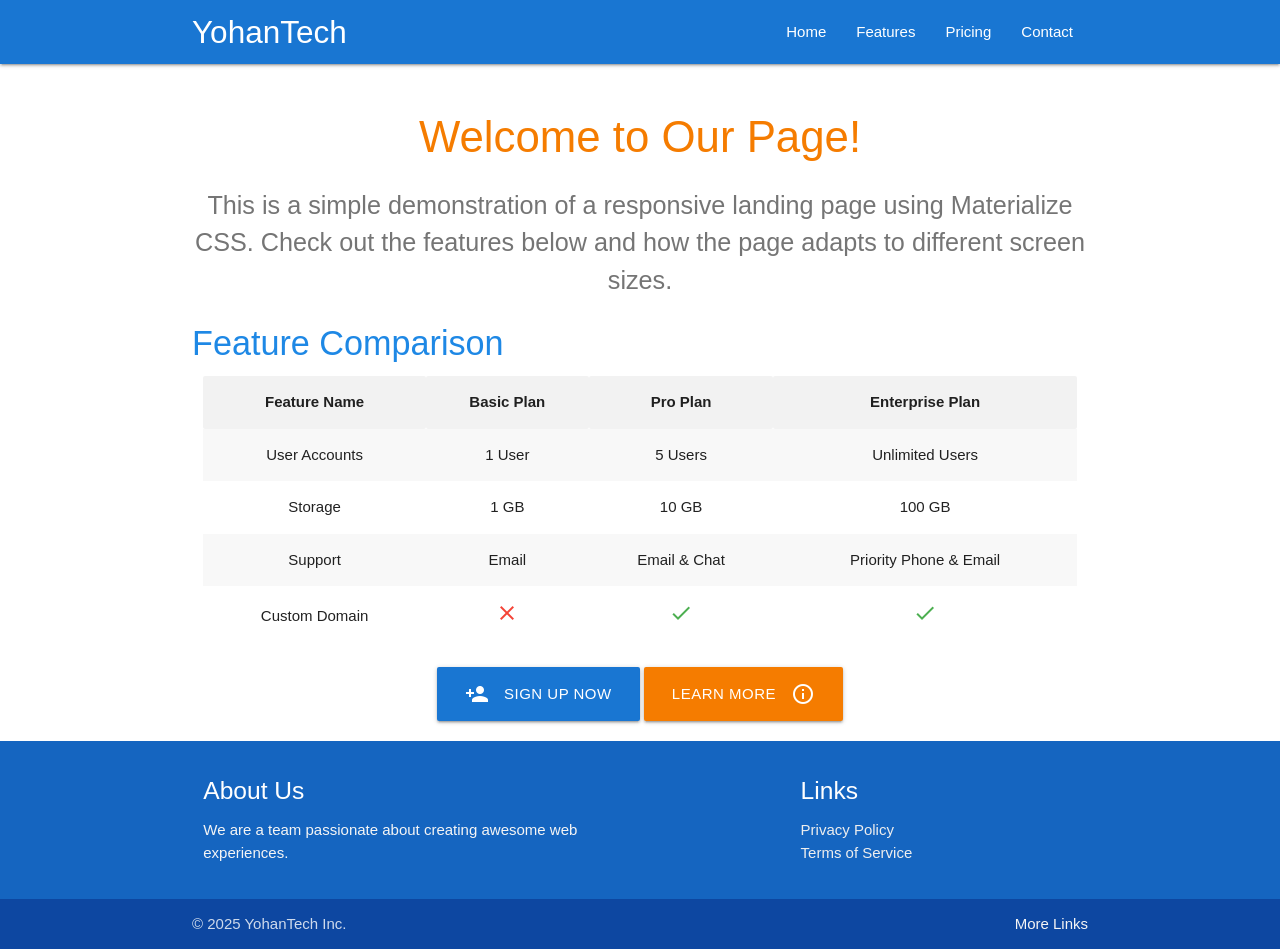
<file: Front-End Frameworks/Materialize/materialize.html>
<!DOCTYPE html>
<html>
<head>
  <title>Materialize Landing Page</title>
  <link href="https://fonts.googleapis.com/icon?family=Material+Icons" rel="stylesheet">
  <link type="text/css" rel="stylesheet" href="https://cdnjs.cloudflare.com/ajax/libs/materialize/1.0.0/css/materialize.min.css"  media="screen,projection"/>
  <meta name="viewport" content="width=device-width, initial-scale=1.0"/>
  <link rel="stylesheet" href="./assets/style.css"/>

</head>

<body>
  <nav class="blue darken-2">
    <div class="nav-wrapper container">
      <a href="#!" class="brand-logo">YohanTech</a>
      <a href="#" data-target="mobile-nav" class="sidenav-trigger"><i class="material-icons">menu</i></a>
      <ul class="right hide-on-med-and-down">
        <li><a href="#home">Home</a></li>
        <li><a href="#features">Features</a></li>
        <li><a href="#pricing">Pricing</a></li>
        <li><a href="#contact">Contact</a></li>
      </ul>
    </div>
  </nav>
  <ul class="sidenav" id="mobile-nav">
    <li><a href="#home">Home</a></li>
    <li><a href="#features">Features</a></li>
    <li><a href="#pricing">Pricing</a></li>
    <li><a href="#contact">Contact</a></li>
  </ul>
  <main>
    <div class="container">
      <h3 class="header center-align orange-text text-darken-2">Welcome to Our Page!</h3>
      <p class="flow-text center-align grey-text text-darken-1">
        This is a simple demonstration of a responsive landing page using Materialize CSS.
        Check out the features below and how the page adapts to different screen sizes.
      </p>
      <h4 class="header light blue-text text-darken-1" id="features">Feature Comparison</h4>
      <div class="row">
        <div class="col s12">
          <table class="striped highlight responsive-table centered">
            <thead>
              <tr>
                  <th>Feature Name</th>
                  <th>Basic Plan</th>
                  <th>Pro Plan</th>
                  <th>Enterprise Plan</th>
              </tr>
            </thead>
            <tbody>
              <tr>
                <td>User Accounts</td>
                <td>1 User</td>
                <td>5 Users</td>
                <td>Unlimited Users</td>
              </tr>
              <tr>
                <td>Storage</td>
                <td>1 GB</td>
                <td>10 GB</td>
                <td>100 GB</td>
              </tr>
              <tr>
                <td>Support</td>
                <td>Email</td>
                <td>Email & Chat</td>
                <td>Priority Phone & Email</td>
              </tr>
              <tr>
                <td>Custom Domain</td>
                <td><i class="material-icons red-text">close</i></td>
                <td><i class="material-icons green-text">check</i></td>
                <td><i class="material-icons green-text">check</i></td>
              </tr>
            </tbody>
          </table>
        </div>
      </div>

      <div class="button-container">
        <a class="waves-effect waves-light btn-large blue darken-2"><i class="material-icons left">person_add</i>Sign Up Now</a>
        <a class="waves-effect waves-light btn-large orange darken-2"><i class="material-icons right">info_outline</i>Learn More</a>
      </div>

    </div>
  </main>

  <footer class="page-footer blue darken-3">
    <div class="container">
      <div class="row">
        <div class="col l6 s12">
          <h5 class="white-text">About Us</h5>
          <p class="grey-text text-lighten-4">We are a team passionate about creating awesome web experiences.</p>
        </div>
        <div class="col l4 offset-l2 s12">
          <h5 class="white-text">Links</h5>
          <ul>
            <li><a class="grey-text text-lighten-3" href="#!">Privacy Policy</a></li>
            <li><a class="grey-text text-lighten-3" href="#!">Terms of Service</a></li>
          </ul>
        </div>
      </div>
    </div>
    <div class="footer-copyright blue darken-4">
      <div class="container">
      © 2025 YohanTech Inc.
      <a class="grey-text text-lighten-4 right" href="#!">More Links</a>
      </div>
    </div>
  </footer>
</body>
</html>
</file>
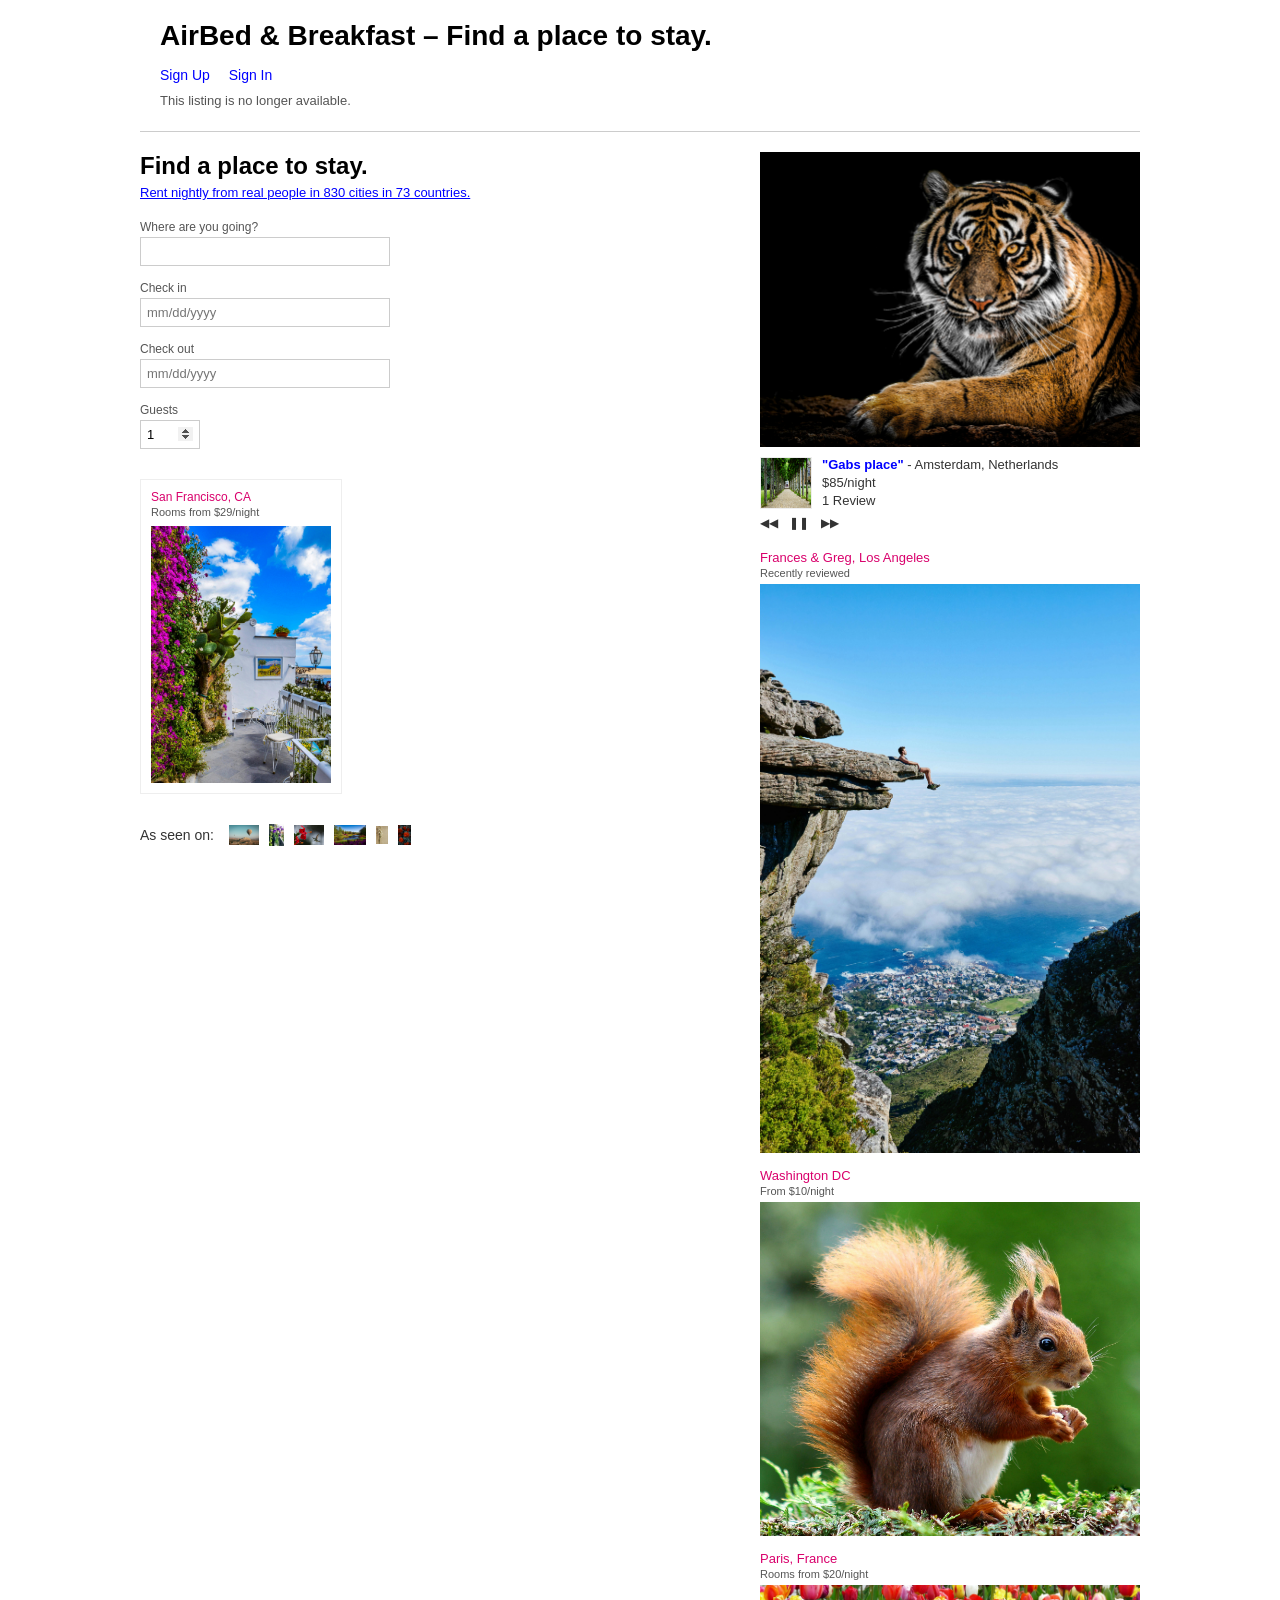
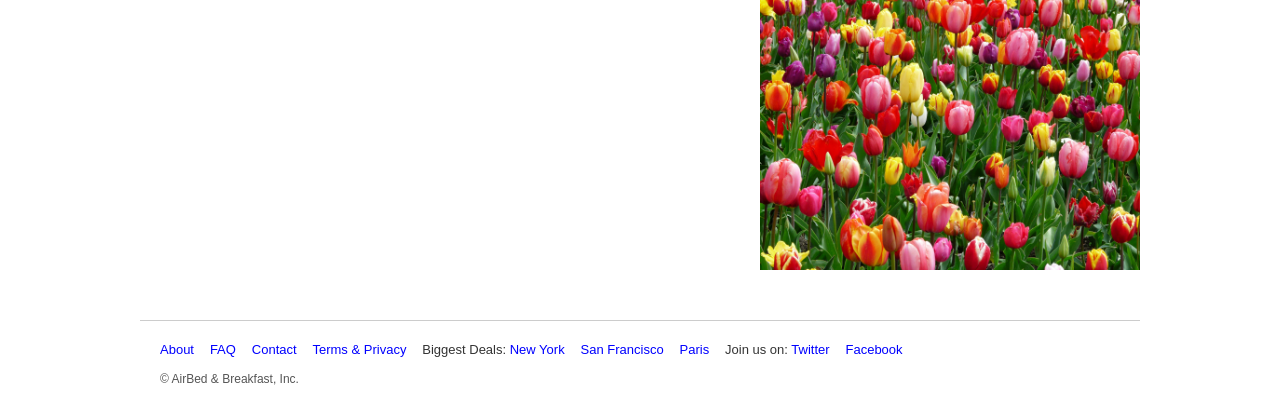
<file: Web Fundamental/Airbnb/Airbnb.html>
<!DOCTYPE html>
<html lang="en">
<head>
    <meta charset="UTF-8">
    <meta name="viewport" content="width=device-width, initial-scale=1.0">
    <title>AirBed & Breakfast</title>
    <link rel="stylesheet" href="./assets/style.css">

</head>
<body>
    <div class="container">
        <header>
            <h1>AirBed & Breakfast – Find a place to stay.</h1>
            <nav class="top-nav">
                <ul>
                    <li><a href="#">Sign Up</a></li>
                    <li><a href="#">Sign In</a></li>
                </ul>
            </nav>
            <p class="listing-unavailable">This listing is no longer available.</p>
        </header>

        <main class="main-content">
            <section class="find-place-section">
                <h2>Find a place to stay.</h2>
                <p class="rent-details">
                    <a href="#">Rent nightly from real people in 830 cities in 73 countries.</a>
                </p>
                <form class="search-form">
                    <div>
                        <label for="where">Where are you going?</label>
                        <input type="text" id="where" name="where">
                    </div>
                    <div>
                        <label for="checkin">Check in</label>
                        <input type="text" id="checkin" name="checkin" placeholder="mm/dd/yyyy">
                    </div>
                    <div>
                        <label for="checkout">Check out</label>
                        <input type="text" id="checkout" name="checkout" placeholder="mm/dd/yyyy">
                    </div>
                    <div>
                        <label for="guests">Guests</label>
                        <input type="number" id="guests" name="guests" value="1" min="1">
                    </div>
                </form>

                <div class="featured-location">
                    <p class="location-name">San Francisco, CA</p>
                    <p class="location-price">Rooms from $29/night</p>
                    <img src="./assets/1.jpg" alt="1">
                </div>

                <div class="as-seen-on">
                    <span>As seen on:</span>
                    <img src="./assets/2.jpg" alt="2">
                    <img src="./assets/3.jpg" alt="3" class="nyt-logo">
                    <img src="./assets/4.jpg" alt="4">
                    <img src="./assets/5.jpg" alt="5">
                    <img src="./assets/6.jpg" alt="6" class="wsj-logo">
                    <img src="./assets/7.jpg" alt="7">
                </div>
            </section>

            <aside class="sidebar">
                <div class="featured-listing">
                    <img src="./assets/8.jpg" alt="8">
                    <div class="listing-info">
                        <img src="./assets/9.jpg" alt="9" class="avatar">
                        <div class="listing-details">
                            <p><a href="#">"Gabs place"</a> - Amsterdam, Netherlands</p>
                            <p>$85/night</p>
                            <p>1 Review</p>
                        </div>
                    </div>
                    <div class="listing-controls">
                        <span>◀◀</span> <span>❚❚</span> <span>▶▶</span>
                    </div>
                </div>

                <div class="recently-reviewed">
                    <p class="sidebar-title">Frances & Greg, Los Angeles</p>
                    <p class="sidebar-subtitle">Recently reviewed</p>
                    <img src="./assets/10.jpg" alt="10">

                    <p class="sidebar-title">Washington DC</p>
                    <p class="sidebar-subtitle">From $10/night</p>
                    <img src="./assets/11.jpg" alt="11">

                    <p class="sidebar-title">Paris, France</p>
                    <p class="sidebar-subtitle">Rooms from $20/night</p>
                    <img src="./assets/12.jpg" alt="12">
                </div>
            </aside>
        </main>

        <footer>
            <nav class="footer-nav">
                <ul>
                    <li><a href="#">About</a></li>
                    <li><a href="#">FAQ</a></li>
                    <li><a href="#">Contact</a></li>
                    <li><a href="#">Terms & Privacy</a></li>
                    <li>Biggest Deals: <a href="#">New York</a></li>
                    <li><a href="#">San Francisco</a></li>
                    <li><a href="#">Paris</a></li>
                    <li>Join us on: <a href="#">Twitter</a></li>
                    <li><a href="#">Facebook</a></li>
                </ul>
            </nav>
            <p class="copyright">© AirBed & Breakfast, Inc.</p>
        </footer>
    </div>
</body>
</html>
</file>
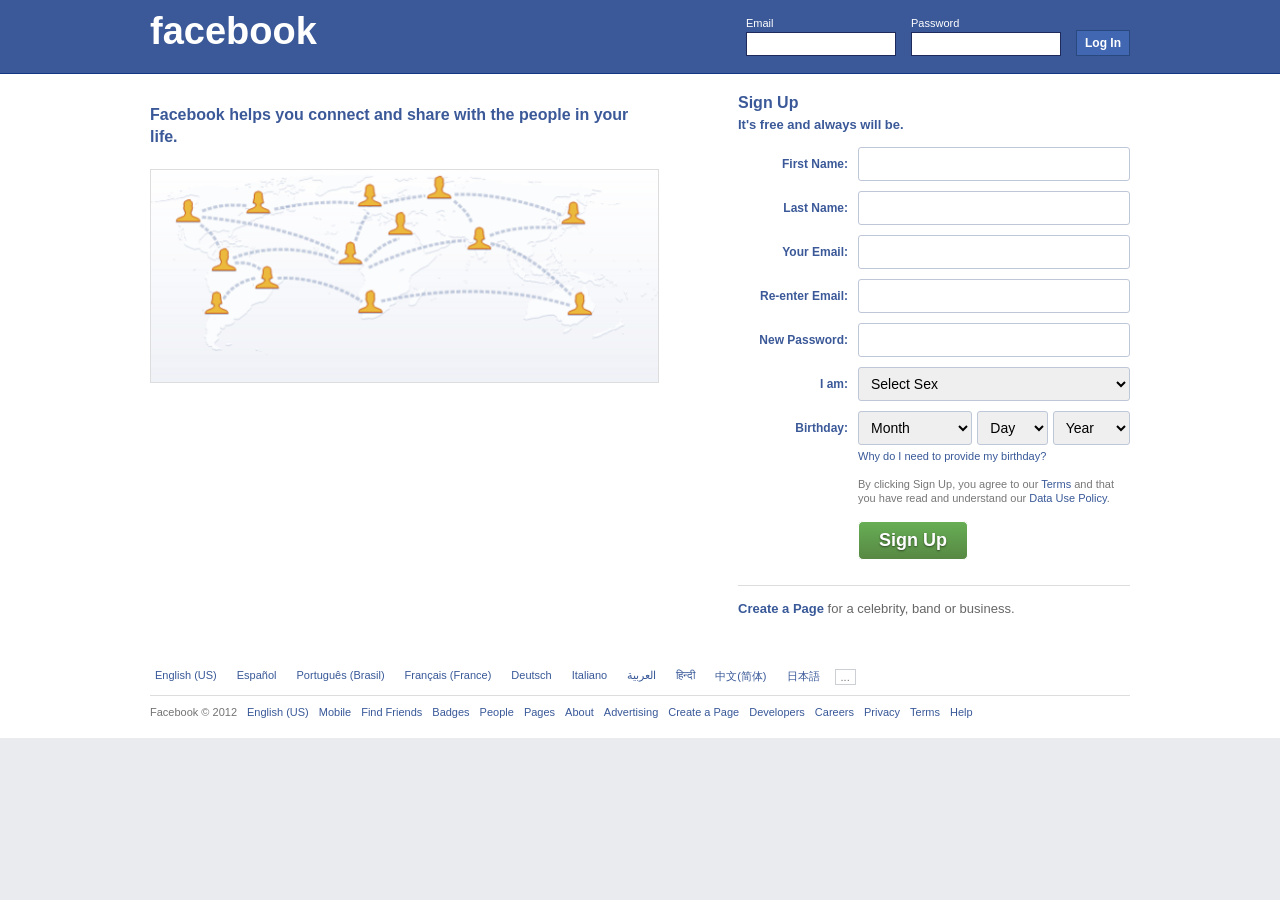
<file: Web Fundamental/Facebook/facebook.html>
<!DOCTYPE html>
<html lang="en">
<head>
    <meta charset="UTF-8">
    <title>Facebook</title>
    <link rel="stylesheet" href="./assets/style.css">
</head>
<body>
    <header class="page-header">
        <div class="header-container">
            <h1 class="logo">facebook</h1>
            <form class="login-form" action="#" method="post">
                <div class="login-input-group">
                    <label for="header-email">Email</label>
                    <input type="text" id="header-email" name="email">
                </div>
                <div class="login-input-group">
                    <label for="header-password">Password</label>
                    <input type="password" id="header-password" name="password">
                </div>
                <div class="login-button-group">
                    <button type="submit" class="login-button">Log In</button>
                </div>
            </form>
        </div>
    </header>

    <main class="main-content-area">
        <div class="main-container">
            <section class="left-section">
                <h2 class="tagline">Facebook helps you connect and share with the people in your life.</h2>
                <div class="network-image-placeholder">
                    <img src="./assets/fb_interconnection.png" alt="Facebook users interconnecting image">

                </div>
            </section>

            <section class="right-section signup-area">
                <h2 class="signup-title">Sign Up</h2>
                <p class="signup-subtitle">It's free and always will be.</p>
                <form class="signup-form" action="#" method="post">
                    <div class="form-field">
                        <label for="first-name">First Name:</label>
                        <input type="text" id="first-name" name="first-name">
                    </div>
                    <div class="form-field">
                        <label for="last-name">Last Name:</label>
                        <input type="text" id="last-name" name="last-name">
                    </div>
                    <div class="form-field">
                        <label for="signup-email">Your Email:</label>
                        <input type="email" id="signup-email" name="signup-email">
                    </div>
                    <div class="form-field">
                        <label for="signup-re-email">Re-enter Email:</label>
                        <input type="email" id="signup-re-email" name="signup-re-email">
                    </div>
                    <div class="form-field">
                        <label for="signup-password">New Password:</label>
                        <input type="password" id="signup-password" name="signup-password">
                    </div>

                    <div class="form-field gender-group">
                        <label for="gender">I am:</label>
                        <select id="gender" name="gender">
                            <option value="">Select Sex</option>
                            <option value="female">Female</option>
                            <option value="male">Male</option>
                        </select>
                    </div>

                    <div class="form-field birthday-group">
                        <label id="birthday-label">Birthday:</label>
                        <div class="birthday-selects">
                            <select id="month" name="month" aria-labelledby="birthday-label">
                                <option value="" type="month">Month</option>
                                <option>January</option>
                                <option>February</option>
                                <option>March</option>
                                <option>April</option>
                                <option>May</option>
                                <option>June</option>
                                <option>July</option>
                                <option>August</option>
                                <option>September</option>
                                <option>October</option>
                                <option>November</option>
                                <option>December</option>
                            </select>
                            <select id="day" name="day" aria-labelledby="birthday-label">
                                <option value="">Day</option>
                                <option>1</option>
                                <option>2</option>
                                <option>3</option>
                                <option>4</option>
                                <option>5</option>
                                <option>6</option>
                                <option>7</option>
                                <option>8</option>
                                <option>9</option>
                                <option>10</option>
                                <option>11</option>
                                <option>12</option>
                                <option>13</option>
                                <option>14</option>
                                <option>15</option>
                                <option>16</option>
                                <option>17</option>
                                <option>18</option>
                                <option>19</option>
                                <option>20</option>
                                <option>21</option>
                                <option>22</option>
                                <option>23</option>
                                <option>24</option>
                                <option>25</option>
                                <option>26</option>
                                <option>27</option>
                                <option>28</option>
                                <option>29</option>
                                <option>30</option>
                                <option>31</option>
                            </select>
                            <select id="year" name="year" aria-labelledby="birthday-label" aria-placeholder="Year">
                                <option value="" > Year</option>
                                <option>1990</option>
                                <option>1991</option>
                                <option>1992</option>
                                <option>1993</option>
                                <option>1994</option>
                                <option>1995</option>
                                <option>1996</option>
                                <option>1997</option>
                                <option>1998</option>
                                <option>1999</option>
                                <option>2001</option>
                                <option>2002</option>
                                <option>2003</option>
                                <option>2004</option>
                                <option>2005</option>
                                <option>2006</option>
                                <option>2007</option>
                                <option>2008</option>
                                <option>2009</option>
                                <option>2010</option>
                                <option>2011</option>
                                <option>2012</option>
                                <option>2013</option>
                                <option>2014</option>
                                <option>2015</option>
                            </select>
                        </div>
                    </div>
                    <div class="form-field birthday-explainer">
                        <span class="label-spacer"></span> 
                        <a href="#" class="birthday-help-link">Why do I need to provide my birthday?</a>
                    </div>

                    <p class="terms-notice">
                        By clicking Sign Up, you agree to our <a href="#">Terms</a> and that you
                        have read and understand our <a href="#">Data Use Policy</a>.
                    </p>
                    <button type="submit" class="signup-button">Sign Up</button>
                </form>
                <p class="create-page-prompt">
                    <strong><a href="#">Create a Page</a></strong> for a celebrity, band or business.
                </p>
            </section>
        </div>
    </main>

    <footer class="page-footer">
        <div class="footer-container">
            <ul class="language-links">
                <li><a href="#">English (US)</a></li>
                <li><a href="#">Español</a></li>
                <li><a href="#">Português (Brasil)</a></li>
                <li><a href="#">Français (France)</a></li>
                <li><a href="#">Deutsch</a></li>
                <li><a href="#">Italiano</a></li>
                <li><a href="#">العربية</a></li>
                <li><a href="#">हिन्दी</a></li>
                <li><a href="#">中文(简体)</a></li>
                <li><a href="#">日本語</a></li>
                <li><span class="more-languages">...</span></li>
            </ul>
            <hr class="footer-divider">
            <ul class="site-links">
                <li>Facebook © 2012</li>
                <li><a href="#">English (US)</a></li>
                <li><a href="#">Mobile</a></li>
                <li><a href="#">Find Friends</a></li>
                <li><a href="#">Badges</a></li>
                <li><a href="#">People</a></li>
                <li><a href="#">Pages</a></li>
                <li><a href="#">About</a></li>
                <li><a href="#">Advertising</a></li>
                <li><a href="#">Create a Page</a></li>
                <li><a href="#">Developers</a></li>
                <li><a href="#">Careers</a></li>
                <li><a href="#">Privacy</a></li>
                <li><a href="#">Terms</a></li>
                <li><a href="#">Help</a></li>
            </ul>
        </div>
    </footer>
</body>
</html>
</file>
<file: JS/Assignment_1_Bring_everything_together/style.css>
/* style.css */
body {
    font-family: 'Segoe UI', Tahoma, Geneva, Verdana, sans-serif;
    background-color: #f8f9fa;
    color: #333;
}

header {
    background-color: #e9ecef;
    border-bottom: 3px solid #0d6efd;
    color: #212529;
}

header h1.display-4 {
    color: #0056b3;
}

section h2,
section h3 {
    color: #495057;
    margin-bottom: 1rem;
    padding-bottom: 0.5rem;
    border-bottom: 1px solid #dee2e6;
}

#tools .list-group-item a {
    color: #0d6efd;
    font-weight: 500;
}

#tools .list-group-item a:hover {
    color: #0056b3;
    text-decoration: underline !important;
}

#contact-me .btn-primary {
    background-color: #007bff;
    border-color: #007bff;
}

#contact-me .btn-primary:hover {
    background-color: #0056b3;
    border-color: #0056b3;
}

#skills .table thead.table-dark {
    background-color: #343a40;
    color: #fff;
}

#skills .table-hover tbody tr:hover {
    background-color: #e9ecef;
}

#feedback {
    background-color: #ffffff;
}

#feedback .form-label {
    font-weight: 500;
}

#feedback .btn-success {
    background-color: #198754;
    border-color: #198754;
}

#feedback .btn-success:hover {
    background-color: #157347;
    border-color: #157347;
}

#comments-display {
    background-color: #ffffff;
}

#comments-display h3 {
    color: #495057;
}

#commentTable {
    margin-top: 1rem;
    table-layout: fixed; 
    width: 100%;        
}

#commentTable th {
    background-color: #e9ecef;
    color: #212529;
}

#commentTable th:nth-child(1), 
#commentTable td:nth-child(1) { 
    width: 20%;
    vertical-align: top; 
}

#commentTable th:nth-child(2), 
#commentTable td:nth-child(2) { 
    width: 80%;
    word-break: break-word; 
    vertical-align: top; 
}
</file>
<file: JS/Assignment_2_DOM_Manipulation/style.css>
body {
    font-family: Arial, sans-serif;
    margin: 20px;
    padding: 0;
    background-color: #f4f4f4;
    color: #333;
    transition: background-color 0.5s ease, color 0.5s ease; /* Smooth transition */
}

.bg-dark {
    background-color: #333333; 
    color: #ffffff;
}

#my-form {
    background-color: #ffffff;
    padding: 20px;
    margin-bottom: 20px;
    border: 1px solid #ddd;
    border-radius: 5px;
    box-shadow: 0 2px 4px rgba(0,0,0,0.1);
    transition: background-color 0.5s ease;
}

#my-form h1 {
    margin-top: 0;
    color: #333;
}

.bg-dark #my-form h1, 
.bg-dark h1 {
    color: #ffffff;
}


#my-form label {
    display: block;
    margin-bottom: 5px;
}

#my-form input[type="text"] {
    width: calc(100% - 22px); 
    padding: 10px;
    margin-bottom: 15px;
    border: 1px solid #ccc;
    border-radius: 3px;
}

.btn {
    background-color: #007bff;
    color: white;
    border: none;
    padding: 10px 20px;
    text-align: center;
    text-decoration: none;
    display: inline-block;
    font-size: 16px;
    cursor: pointer;
    border-radius: 3px;
    transition: background-color 0.3s ease;
}

.btn:hover {
    background-color: #0056b3;
}

.items {
    list-style-type: none;
    padding: 0;
}

.items li {
    background-color: #e9e9e9;
    border: 1px solid #ccc;
    padding: 10px;
    margin-bottom: 5px;
    border-radius: 3px;
}

.items h1 {
    background-color: #f0f0f0; 
    border: 1px solid #ccc;
    padding: 10px;
    margin-bottom: 5px;
    border-radius: 3px;
    font-size: 1.5em; 
}

.bg-dark .items h1 {
    background-color: #444; 
    border-color: #555;
    color: #fff; 
}
</file>
<file: JS/Assignment_3_The_Calculator/style.css>
body {
    background: linear-gradient(135deg, #667eea 0%, #764ba2 100%);
    display: flex;
    justify-content: center;
    align-items: center;
    min-height: 100vh;
    font-family: 'Arial', sans-serif;
    margin: 0;
}

.calculator-container {
    padding: 20px;
}

.calculator {
    width: 320px;
    background-color: #2c3e50;
    border-radius: 15px;
    box-shadow: 0 10px 25px rgba(0, 0, 0, 0.2), 0 0 0 5px rgba(0,0,0,0.1);
    overflow: hidden;
}

.display-screen {
    background-color: #1a252f;
    padding: 20px;
    border-bottom: 1px solid #34495e;
}

#display {
    width: 100%;
    background-color: transparent;
    border: none;
    color: #ecf0f1;
    font-size: 2.8em;
    text-align: right;
    padding: 10px 0;
    box-sizing: border-box;
    outline: none;
}

.buttons .btn {
    font-size: 1.5em;
    padding: 20px 0;
    border: 1px solid #34495e;
    border-radius: 0;
    transition: background-color 0.2s ease;
    color: #ecf0f1;
}

.buttons .btn:active {
    transform: scale(0.98);
}

.buttons .btn-light {
    background-color: #3b4e63;
}
.buttons .btn-light:hover {
    background-color: #4a6078;
}

.buttons .btn-warning {
    background-color: #f39c12;
    color: #fff;
}
.buttons .btn-warning:hover {
    background-color: #e67e22;
}

.buttons .btn-danger {
    background-color: #e74c3c;
    color: #fff;
}
.buttons .btn-danger:hover {
    background-color: #c0392b;
}

.buttons .btn-success {
    background-color: #2ecc71;
    color: #fff;
}
.buttons .btn-success:hover {
    background-color: #27ae60;
}

.btn:focus {
    outline: none;
    box-shadow: none;
}

.buttons .row:last-child .btn:first-child {
    border-bottom-left-radius: 10px;
}
.buttons .row:last-child .btn:last-child {
    border-bottom-right-radius: 10px;
}
.buttons .row:first-child .btn:first-child {
    border-top-left-radius: 0;
}
.buttons .row:first-child .btn:last-child {
    border-top-right-radius: 0;
}
</file>
<file: Web Fundamental/Craigslist/style.css>
body {
    font-family: Arial, Helvetica, sans-serif;
    margin: 0;
    background-color: #BEBEBE; 
    font-size: 14px;
    color: #000000;
}

.page-container {
    width: 1000px;
    margin: 10px auto;
    background-color: #F0F0F0;
}

.page-header {
    background-color: #E0E0E0;
    padding: 8px 10px;
    line-height: 1.5;
    font-size: 0;
}

.header-left, .header-center, .header-right {
    display: inline-block;
    vertical-align: middle;
    font-size: 14px;
}

.header-left {
    width: 160px;
}
.header-left a {
    font-size: 26px;
    font-weight: bold;
    color: blue;
    text-decoration: underline;
}

.header-center {
    width: calc(100% - 160px - 240px - 4px);
    text-align: center;
    font-size: 26px;
    font-weight: bold;
    color: black;
}

.header-right {
    width: 230px;
    text-align: right;
}
.header-right select, .header-right input[type="submit"] {
    font-size: 12px;
    margin-left: 5px;
    padding: 1px 3px;
    vertical-align: middle;
}
.header-right select {
    border: 1px solid #777;
}
.header-right input[type="submit"] {
    border: 1px solid #777;
    background-color: #EFEFEF;
}

.content-wrapper {
    padding: 10px;
    font-size: 0;
}

.sidebar {
    display: inline-block;
    width: 190px;
    vertical-align: top;
    padding: 10px;
    background-color: #E0E0E0;
    font-size: 14px;
    margin-right: 10px;
}

.sidebar a {
    color: blue;
    text-decoration: underline;
    font-size: 13px;
}

.sidebar-top-links {
    margin-bottom: 15px;
    line-height: 1.4;
}
.sidebar-top-links a {
    display: inline;
    margin-right: 6px;
    font-weight: bold;
}
.sidebar-top-links a:last-child {
    margin-right: 0;
}

.search-craigslist {
    background-color: #D0D0D0;
    padding: 8px;
    margin-bottom: 15px;
    border: 1px solid #A0A0A0;
}
.search-craigslist h4 {
    margin-top: 0;
    margin-bottom: 8px;
    font-size: 14px;
    font-weight: normal;
}
.search-craigslist input[type="text"] {
    width: calc(100% - 10px);
    margin-bottom: 5px;
    padding: 2px 4px;
    border: 1px solid #777;
    font-size: 13px;
}
.search-craigslist select {
    width: calc(60% - 8px);
    margin-right: 2%;
    padding: 2px;
    border: 1px solid #777;
    font-size: 13px;
    vertical-align: middle;
}
.search-craigslist input[type="submit"] {
    width: calc(38% - 8px);
    padding: 2px 5px;
    font-size: 13px;
    border: 1px solid #777;
    background-color: #EFEFEF;
    vertical-align: middle;
}

.sidebar-bottom-links a {
    display: block;
    margin-bottom: 8px;
    font-weight: bold;
}

.sidebar .email {
    margin-top: 10px;
    margin-bottom: 10px;
}
.sidebar .email a {
    font-weight: normal;
    font-size: 13px;
}
.sidebar .updated-date {
    font-size: 12px;
    color: #333333;
    margin-top: 15px;
}

.main-columns {
    display: inline-block;
    width: 758px;
    vertical-align: top;
    font-size: 14px;
}

.column {
    display: inline-block;
    width: 244px;
    vertical-align: top;
    margin-right: 10px;
    font-size: 13px;
}
.column:last-child {
    margin-right: 0;
}

.category-group {
    margin-bottom: 15px;
}
.category-group h3 {
    background-color: #D0D0D0;
    padding: 3px 5px;
    margin-top: 0;
    margin-bottom: 6px;
    font-size: 1em;
    font-weight: bold;
    border: 1px solid #A0A0A0;
    color: black;
}
.category-group ul {
    list-style-type: none;
    padding: 0;
    margin: 0;
}
.category-group li {
    margin-bottom: 3px;
}
.category-group li a {
    color: blue;
    text-decoration: underline;
    display: inline;
}

.column .misc-links {
    margin-top: 10px;
    margin-bottom: 10px;
}
.column .misc-links p {
    margin: 0 0 3px 0;
}
.column .misc-links p a {
    color: blue;
    text-decoration: underline;
}

.column .discussion-boards {
    margin-top: 15px;
}
.column .discussion-boards a {
    color: blue;
    text-decoration: underline;
    font-weight: bold;
    font-size: 1.05em;
}
</file>
<file: CSS/Assignment1/style.css>
*{
 margin: 5px;
 padding: 5px;
}
#container{
 width: 950px;
 background-color: silver;
 margin: 0px auto; 
}
#header{
 height: 150px;
 background-color: blue;
 
}
#nav_bar{
 height: 300px;
 width: 180px;
 background-color: red;
 display: inline-block; 
 vertical-align: top;  

}
#main_content{
 height: 360px;
 width: 725px; 
             
 background-color: yellow;
 display: inline-block; 
 vertical-align: top;   
 
}
.subcontent{
 height: 200px;
 width: 210px;
 background-color: purple;
 display: inline-block; 
 vertical-align: top;   

}
#advertisements{
 height: 90px;
 width: 680px; 
 background-color: pink;
 
}
</file>
<file: CSS/Assignment2/style.css>
body {
    font-family: Arial, Helvetica, sans-serif;
    text-align: center;
    margin-top: 100px;
    padding: 0;
    background-color: #FFFFFF; 
    font-size: 13px;
}

.logo-container {
    padding-top: 20px;
    margin-bottom: 10px;
}

.logo-container img {

    width: 276px;
    height: 110px; */
}

.main-search-area {
    background-color: #EEEEEE; 
    padding: 12px 0;
    margin-bottom: 0; 
}

.main-search-area p {
    margin: 0 0 8px 0;
    font-size: 0.95em;
}

.main-search-area input[type="text"] {
    width: 280px; 
    padding: 4px;
    border: 1px solid #767676; 
    font-size: 0.95em;
    margin-bottom: 8px;
}

.main-search-area input[type="submit"] {
    padding: 4px 10px;
    margin: 0 4px;
    font-size: 0.9em;
    background-color: #F0F0F0; 
    border: 1px solid #7D7D7D; 
    cursor: pointer;
}

.info-bar-container {
    width: 100%;
    max-width: 100%; /
    margin: 0 auto 15px auto; 
    font-size: 0; 
    border: 1px solid #B0B0B0; 
    background-color: #EEEEEE; 
    padding: 0; 
    overflow: hidden; 

.info-box {
    display: inline-block;
    vertical-align: top;
    text-align: center;
    padding: 8px 5px;
    font-size: 11px; 
    line-height: 1.4;
    box-sizing: border-box;
    height: 88px; 
}

.info-box a {
    color: #0000CC; 
    text-decoration: underline;
}
.info-box a:hover {
    text-decoration: none;
}

.info-box.box1 {
    width: 28%;
    background-color: #C2E8E4; 
}

.info-box.box2 {
    width: 38%;
    background-color: #A1E8E4; 

.info-box.box3 {
    width: 34%;
    background-color: #AFD9D3; 
}

.info-box.box3 input[type="text"] {
    width: 130px; 
    margin: 3px 0;
    padding: 3px;
    font-size: 10px;
    border: 1px solid #000000; 
}

.info-box.box3 input[type="submit"] {
    padding: 3px 8px;
    margin-right: 5px;
    font-size: 10px;
    background-color: #F0F0F0;
    border: 1px solid #7D7D7D;
    cursor: pointer;
}

.copyright {
    font-size: 12px;
    color: #000000;
    padding-top: 10px;
    padding-bottom: 20px;
}
</file>
<file: Front-End Frameworks/Assignment/style.css>
body {
    font-family: 'Arial', sans-serif; 
}

#about h2 {
    color: navy; 
}
</file>
<file: Front-End Frameworks/Bootstrap/style.css>
body {
    font-family: 'Arial', sans-serif; 
}

#about h2 {
    color: navy; 
}
</file>
<file: Front-End Frameworks/Materialize/assets/style.css>
body {
      display: flex;
      min-height: 100vh;
      flex-direction: column;
    }
    main {
      flex: 1 0 auto;
      padding-top: 20px; /* Add some space below the fixed navbar */
    }
    .button-container {
      margin-top: 20px;
      margin-bottom: 20px;
      text-align: center; /* Center buttons */
    }
    .button-container .btn {
        margin: 5px; /* Add space between buttons if they wrap */
    }
    /* Optional: Make table headers more prominent */
    th {
        font-weight: bold;
        background-color: #f2f2f2;
    }
</file>
<file: Web Fundamental/Airbnb/assets/style.css>
body {
    font-family: Arial, Helvetica, sans-serif;
    font-size: 14px;
    color: #333;
    margin: 0;
    background-color: #fff;
}

.container {
    width: 1000px;
    margin: 0 auto;
}

a {
    color: blue;
    text-decoration: none;
}
a:hover {
    text-decoration: underline;
}

header {
    padding: 20px 20px 10px 20px;
    border-bottom: 1px solid #ccc;
}

header h1 {
    font-size: 28px;
    font-weight: bold;
    margin: 0 0 15px 0;
    color: #000;
}

.top-nav ul {
    list-style: none;
    padding: 0;
    margin: 0 0 10px 0;
}

.top-nav li {
    display: inline-block;
    margin-right: 15px;
}

.listing-unavailable {
    font-size: 13px;
    color: #555;
    margin-top: 5px;
}

.main-content {
    display: flex;
    padding: 20px 0;
}

.find-place-section {
    flex: 0 0 62%;
    padding-right: 30px;
    box-sizing: border-box;
}

.sidebar {
    flex: 0 0 38%;
    box-sizing: border-box;
}

.find-place-section h2 {
    font-size: 24px;
    font-weight: bold;
    margin: 0 0 5px 0;
    color: #000;
}

.rent-details {
    margin: 0 0 20px 0;
    font-size: 13px;
}
.rent-details a {
    text-decoration: underline;
}

.search-form label {
    display: block;
    margin-top: 10px;
    font-size: 12px;
    color: #555;
    margin-bottom: 3px;
}

.search-form input[type="text"],
.search-form input[type="number"] {
    padding: 6px;
    border: 1px solid #ccc;
    font-size: 13px;
    margin-bottom: 5px;
    box-sizing: border-box;
}

.search-form input#where {
    width: 250px;
}

.search-form input#checkin,
.search-form input#checkout {
    width: 250px;
}

/* the spin button was not sticking, and I had to use a source that I don't understand well, but it works*/

input[type=number]::-webkit-inner-spin-button, 
input[type=number]::-webkit-outer-spin-button {
      opacity: 1 !important;
    }
.search-form input#guests {
    width: 60px;
}

.featured-location {
    margin-top: 25px;
    border: 1px solid #eee;
    padding: 10px;
    display: inline-block;
}

.featured-location .location-name {
    font-size: 12px;
    color: #D9006C;
    margin: 0;
}

.featured-location .location-price {
    font-size: 11px;
    color: #555;
    margin: 2px 0 8px 0;
}

.featured-location img {
    max-width: 180px;
    display: block;
}

.as-seen-on {
    margin-top: 30px;
    display: flex;
    align-items: center;
    gap: 10px;
}

.as-seen-on span {
    font-size: 14px;
    color: #333;
    margin-right: 5px;
}

.as-seen-on img {
    height: 20px;
    vertical-align: middle;
}
.as-seen-on img.nyt-logo { height: 22px; }
.as-seen-on img.wsj-logo { height: 18px; }

.sidebar .featured-listing > img {
    max-width: 100%;
    display: block;
    margin-bottom: 10px;
}

.listing-info {
    display: flex;
    align-items: flex-start;
    margin-bottom: 5px;
}

.listing-info .avatar {
    width: 50px;
    height: 50px;
    margin-right: 10px;
    border: 1px solid #eee;
}

.listing-details p {
    margin: 0 0 3px 0;
    font-size: 13px;
}
.listing-details p:first-child a {
    font-weight: bold;
}

.listing-controls {
    font-size: 12px;
    color: #333;
    margin-bottom: 20px;
}
.listing-controls span {
    margin-right: 8px;
    cursor: pointer;
}

.sidebar-title {
    font-size: 13px;
    color: #D9006C;
    margin: 15px 0 0 0;
}
.recently-reviewed .sidebar-title:first-of-type {
    margin-top: 0;
}

.sidebar-subtitle {
    font-size: 11px;
    color: #555;
    margin: 2px 0 5px 0;
}

.recently-reviewed img {
    max-width: 100%;
    display: block;
    margin-bottom: 10px;
}

footer {
    border-top: 1px solid #ccc;
    padding: 20px;
    margin-top: 20px;
}

.footer-nav ul {
    list-style: none;
    padding: 0;
    margin: 0 0 10px 0;
}

.footer-nav li {
    display: inline-block;
    margin-right: 12px;
    font-size: 13px;
    margin-bottom: 5px;
}
.footer-nav li:last-child {
    margin-right: 0;
}

.copyright {
    font-size: 12px;
    color: #555;
    margin: 10px 0 0 0;
}
</file>
<file: Web Fundamental/Facebook/assets/style.css>
body {
    margin: 0;
    padding: 0;
    font-family: "lucida grande", tahoma, verdana, arial, sans-serif;
    background-color: #e9ebee; 
    color: #1c1e21; 
    font-size: 12px;
}

* {
    box-sizing: border-box;
}

a {
    color: #385898;
    text-decoration: none;
}

a:hover {
    text-decoration: underline;
}


.page-header {
    background-color: #3b5998; 
    padding: 10px 0;
    border-bottom: 1px solid #133783;
}

.header-container {
    width: 980px;
    margin: 0 auto;
    display: flex;
    justify-content: space-between;
    align-items: center;
}

.logo {
    color: #ffffff;
    font-size: 38px; 
    font-weight: bold;
    margin: 0;
    padding-bottom: 10px; 
}

.login-form {
    display: flex;
    gap: 15px;
    align-items: flex-end; 
}
.login-input-group label {
    display: block;
    color: #ffffff;
    font-size: 11px;
    margin-bottom: 3px;
}

.login-input-group input[type="text"],
.login-input-group input[type="password"] {
    padding: 4px;
    border: 1px solid #1d2a5b;
    width: 150px;
    font-size: 12px;
}

.login-button {
    background-color: #4267b2; 
    color: #ffffff;
    border: 1px solid #29487d;
    padding: 5px 8px;
    font-weight: bold;
    cursor: pointer;
    font-size: 12px;
}

.login-button:hover {
    background-color: #365899;
}


.main-content-area {
    padding: 20px 0;
    background-color: #ffffff; 
}

.main-container {
    width: 980px;
    margin: 0 auto;
    display: flex;
    justify-content: space-between;
}

.left-section {
    width: 55%; 
    padding-right: 30px;
}

.tagline {
    font-size: 16px;
    font-weight: bold;
    color: #3b5998;
    line-height: 1.4;
    margin-top: 10px;
    margin-bottom: 20px;

}

.network-image-placeholder img {
    max-width: 100%;
    height: auto;
    border: 1px solid #ddd; 
}


.right-section.signup-area {
    width: 40%; 
}

.signup-title {
    font-size: 16px;
    font-weight: bold;
    color:#3b5998;;
    margin-top: 0;
    margin-bottom: 5px;
}

.signup-subtitle {
    font-size: 13px;
    color: #3b5998;
    margin-top: 0;
    margin-bottom: 15px;
    font-weight: bold;
}

.signup-form .form-field {
    display: flex;
    align-items: center;
    margin-bottom: 10px;
}

.signup-form .form-field label {
    width: 110px; 
    text-align: right;
    margin-right: 10px;
    color: #3b5998; 
    font-weight: bold;
    font-size: 12px;
}

.signup-form .form-field input[type="text"],
.signup-form .form-field input[type="email"],
.signup-form .form-field input[type="password"],
.signup-form .form-field select {
    flex-grow: 1;
    padding: 8px;
    border: 1px solid #bdc7d8; 
    border-radius: 3px;
    font-size: 14px; 
}

.signup-form .form-field select {
    padding: 7px 8px; 
}

.birthday-selects {
    display: flex;
    gap: 5px;
    flex-grow: 1;
}

.birthday-selects select {
    flex-grow: 1; 
    min-width: 60px; 
}

.form-field.birthday-explainer {
    margin-top: -5px; 
    margin-bottom: 15px;
}

.form-field .label-spacer {
    width: 110px; 
    margin-right: 10px; 
    display: inline-block; 
}

.birthday-help-link {
    font-size: 11px;
    color: #385898;
}

.terms-notice {
    font-size: 11px;
    color: #777777;
    margin-top: 15px;
    margin-bottom: 15px;
    margin-left: 120px;
    line-height: 1.3;
}

.signup-button {
    background: linear-gradient(#67ae55, #578843);
    background-color: #69a74e; 
    border-color: #3b6e22 #3b6e22 #2c5115;
    border: 1px solid;
    color: #ffffff;
    font-size: 18px;
    font-weight: bold;
    padding: 8px 20px;
    margin-left: 120px;
    border-radius: 5px;
    cursor: pointer;
    text-shadow: 0 1px 2px rgba(0,0,0,.5);
}

.signup-button:hover {
    background: linear-gradient(#79bc64, #5f974c);
    background-color: #63a04a;
}

.create-page-prompt {
    margin-top: 25px;
    font-size: 13px;
    color: #666666;
    border-top: 1px solid #ddd;
    padding-top: 15px;
}

.create-page-prompt a {
    color: #385898;
    font-weight: bold;
}


.page-footer {
    padding: 20px 0;
    background-color: #ffffff; 
}

.footer-container {
    width: 980px;
    margin: 0 auto;
    font-size: 11px; 
}

.language-links,
.site-links {
    list-style: none;
    padding: 0;
    margin: 0;
    display: flex;
    flex-wrap: wrap; 
    gap: 5px 10px;
}

.language-links li a,
.language-links li .more-languages {
    padding: 2px 5px;
    color: #385898;
}
.language-links li .more-languages {
    color: #737373; 
    border: 1px solid #ccd0d5;
    display: inline-block;
    line-height: 12px; 
    padding: 1px 5px;
}


.footer-divider {
    border: 0;
    border-top: 1px solid #ddd;
    margin: 10px 0;
}

.site-links li {
    color: #737373; 
}
.site-links li a {
    color: #385898;
}
</file>
